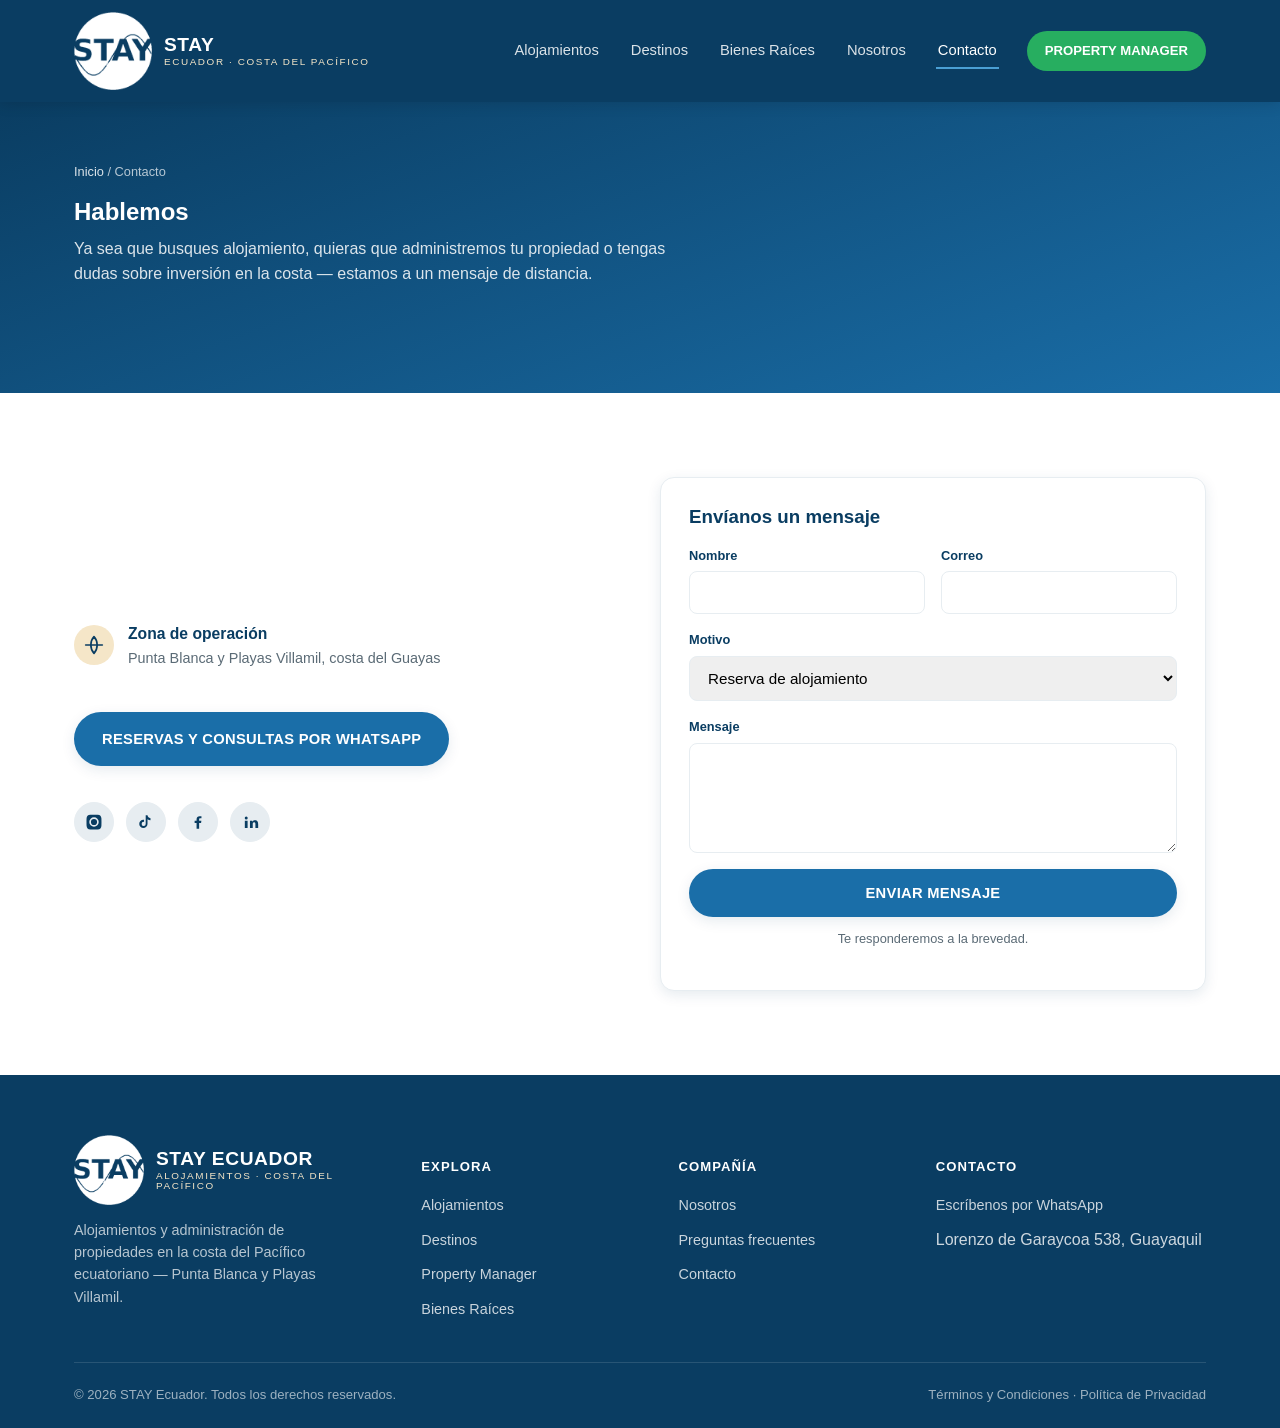
<file: contacto.html>
<!DOCTYPE html>
<html lang="es">
<head>
<meta charset="UTF-8">
<meta name="viewport" content="width=device-width, initial-scale=1.0">
<title>Contacto — STAY Ecuador</title>
<meta name="description" content="Escríbenos por WhatsApp. STAY Ecuador — Punta Blanca y Playas Villamil.">
<link rel="icon" href="img/logo-transparent.png">
<link rel="stylesheet" href="css/style.css">
</head>
<body>

<header class="site-header">
  <div class="header-inner">
    <a href="index.html" class="brand">
      <img src="img/logo-white.png" alt="STAY Ecuador">
      <span class="brand-word"><strong>STAY</strong><span>Ecuador · Costa del Pacífico</span></span>
    </a>
    <nav class="main-nav" id="mainNav">
      <a href="alojamientos.html">Alojamientos</a>
      <a href="destinos.html">Destinos</a>
      <a href="bienes-raices.html">Bienes Raíces</a>
      <a href="nosotros.html">Nosotros</a>
      <a href="contacto.html">Contacto</a>
      <a href="property-manager.html" class="nav-cta">Property Manager</a>
    </nav>
    <button class="nav-toggle" id="navToggle" aria-label="Abrir menú"><span></span><span></span><span></span></button>
  </div>
</header>

<section class="page-hero">
  <div class="container">
    <div class="breadcrumb"><a href="index.html">Inicio</a> / Contacto</div>
    <h1>Hablemos</h1>
    <p>Ya sea que busques alojamiento, quieras que administremos tu propiedad o tengas dudas sobre inversión en la costa — estamos a un mensaje de distancia.</p>
  </div>
</section>

<section class="section">
  <div class="container grid-2">
    <div>
      <div class="info-row">
        <div class="info-icon"><svg viewBox="0 0 24 24" fill="none" stroke-width="2" stroke-linecap="round" stroke-linejoin="round"><path d="M2 12h20M12 2a15 15 0 010 20 15 15 0 010-20z"/></svg></div>
        <div><h4>Zona de operación</h4><p>Punta Blanca y Playas Villamil, costa del Guayas</p></div>
      </div>
      <a href="https://wa.me/593997971704" target="_blank" rel="noopener" class="btn btn-primary" style="margin:22px 0 26px;">Reservas y consultas por WhatsApp</a>
      <div class="social-row" style="margin-top:10px;">
        <a href="https://instagram.com/stay_ecuador593" target="_blank" rel="noopener" aria-label="Instagram" style="background:var(--gray-light); border-color:var(--gray-light);"><svg viewBox="0 0 24 24" style="fill:var(--navy);"><path d="M12 2.2c3.2 0 3.6 0 4.9.07 3.3.15 4.8 1.7 5 5 .06 1.3.07 1.6.07 4.8s0 3.5-.07 4.8c-.15 3.3-1.7 4.8-5 5-1.3.06-1.6.07-4.9.07s-3.6 0-4.9-.07c-3.3-.15-4.8-1.7-5-5C2 15.5 2 15.2 2 12s0-3.5.07-4.8c.15-3.3 1.7-4.8 5-5C8.4 2.2 8.7 2.2 12 2.2zm0 3.5a6.3 6.3 0 100 12.6 6.3 6.3 0 000-12.6zm0 10.4a4.1 4.1 0 110-8.2 4.1 4.1 0 010 8.2zm6.5-10.6a1.5 1.5 0 11-3 0 1.5 1.5 0 013 0z"/></svg></a>
        <a href="https://www.tiktok.com/@stayecuador" target="_blank" rel="noopener" aria-label="TikTok" style="background:var(--gray-light); border-color:var(--gray-light);"><svg viewBox="0 0 24 24" style="fill:var(--navy);"><path d="M14 3c.3 2 1.7 3.6 4 3.9v2.7c-1.4 0-2.8-.4-4-1.2v6.1a5.5 5.5 0 11-5.5-5.5c.3 0 .6 0 .9.06v2.8a2.7 2.7 0 102.2 2.65V3h2.4z"/></svg></a>
        <a href="https://www.facebook.com/profile.php?id=61590856809632" target="_blank" rel="noopener" aria-label="Facebook" style="background:var(--gray-light); border-color:var(--gray-light);"><svg viewBox="0 0 24 24" style="fill:var(--navy);"><path d="M13.5 21v-7.6h2.6l.4-3h-3v-1.9c0-.9.25-1.5 1.55-1.5H16.6V4.3C16.3 4.26 15.3 4.17 14.15 4.17c-2.4 0-4.05 1.47-4.05 4.16V10.4H7.5v3h2.6V21h3.4z"/></svg></a>
        <a href="https://www.linkedin.com/company/stayecuador" target="_blank" rel="noopener" aria-label="LinkedIn" style="background:var(--gray-light); border-color:var(--gray-light);"><svg viewBox="0 0 24 24" style="fill:var(--navy);"><path d="M6.94 8.5a2 2 0 100-4 2 2 0 000 4zM5.1 10.2h3.7V20H5.1V10.2zm6.4 0h3.5v1.4h.05c.5-.9 1.7-1.85 3.45-1.85 3.7 0 4.4 2.4 4.4 5.6V20h-3.7v-4.9c0-1.17-.02-2.68-1.64-2.68-1.64 0-1.9 1.28-1.9 2.6V20h-3.7V10.2z"/></svg></a>
      </div>
    </div>

    <form class="card" name="contacto" method="POST" data-netlify="true"><input type="hidden" name="form-name" value="contacto">
      <h3 style="margin-bottom:18px;">Envíanos un mensaje</h3>
      <div class="form-grid">
        <div class="form-field"><label for="c-nombre">Nombre</label><input id="c-nombre" type="text" name="nombre" required></div>
        <div class="form-field"><label for="c-correo">Correo</label><input id="c-correo" type="email" name="correo" required></div>
      </div>
      <div class="form-field"><label for="c-motivo">Motivo</label>
        <select id="c-motivo" name="motivo">
          <option>Reserva de alojamiento</option>
          <option>Property Manager (soy propietario)</option>
          <option>Bienes raíces / inversión</option>
          <option>Otro</option>
        </select>
      </div>
      <div class="form-field"><label for="c-mensaje">Mensaje</label><textarea id="c-mensaje" name="mensaje"></textarea></div>
      <button type="submit" class="btn btn-primary btn-block">Enviar mensaje</button>
      <p class="form-note" style="text-align:center; margin-top:12px;">Te responderemos a la brevedad.</p>
    </form>
  </div>
</section>

<footer class="site-footer">
  <div class="container">
    <div class="footer-grid">
      <div class="footer-col">
        <div class="footer-brand">
          <img src="img/logo-white.png" alt="STAY Ecuador">
          <div class="brand-word"><strong style="color:#fff">STAY ECUADOR</strong><span>Alojamientos · Costa del Pacífico</span></div>
        </div>
        <p style="color:rgba(255,255,255,.7); font-size:.9rem; max-width:280px;">Alojamientos y administración de propiedades en la costa del Pacífico ecuatoriano — Punta Blanca y Playas Villamil.</p>
      </div>
      <div class="footer-col">
        <h5>Explora</h5>
        <ul>
          <li><a href="alojamientos.html">Alojamientos</a></li>
          <li><a href="destinos.html">Destinos</a></li>
          <li><a href="property-manager.html">Property Manager</a></li>
          <li><a href="bienes-raices.html">Bienes Raíces</a></li>
        </ul>
      </div>
      <div class="footer-col">
        <h5>Compañía</h5>
        <ul>
          <li><a href="nosotros.html">Nosotros</a></li>
          <li><a href="faq.html">Preguntas frecuentes</a></li>
          <li><a href="contacto.html">Contacto</a></li>
        </ul>
      </div>
      <div class="footer-col">
        <h5>Contacto</h5>
        <ul>
          <li><a href="https://wa.me/593997971704" target="_blank" rel="noopener">Escríbenos por WhatsApp</a></li>
          <li>Lorenzo de Garaycoa 538, Guayaquil</li>
        </ul>
      </div>
    </div>
    <div class="footer-bottom">
      <span>© 2026 STAY Ecuador. Todos los derechos reservados.</span>
      <span><a href="terminos.html">Términos y Condiciones</a> · <a href="privacidad.html">Política de Privacidad</a></span>
    </div>
  </div>
</footer>

<script src="js/main.js"></script>
</body>
</html>
</file>
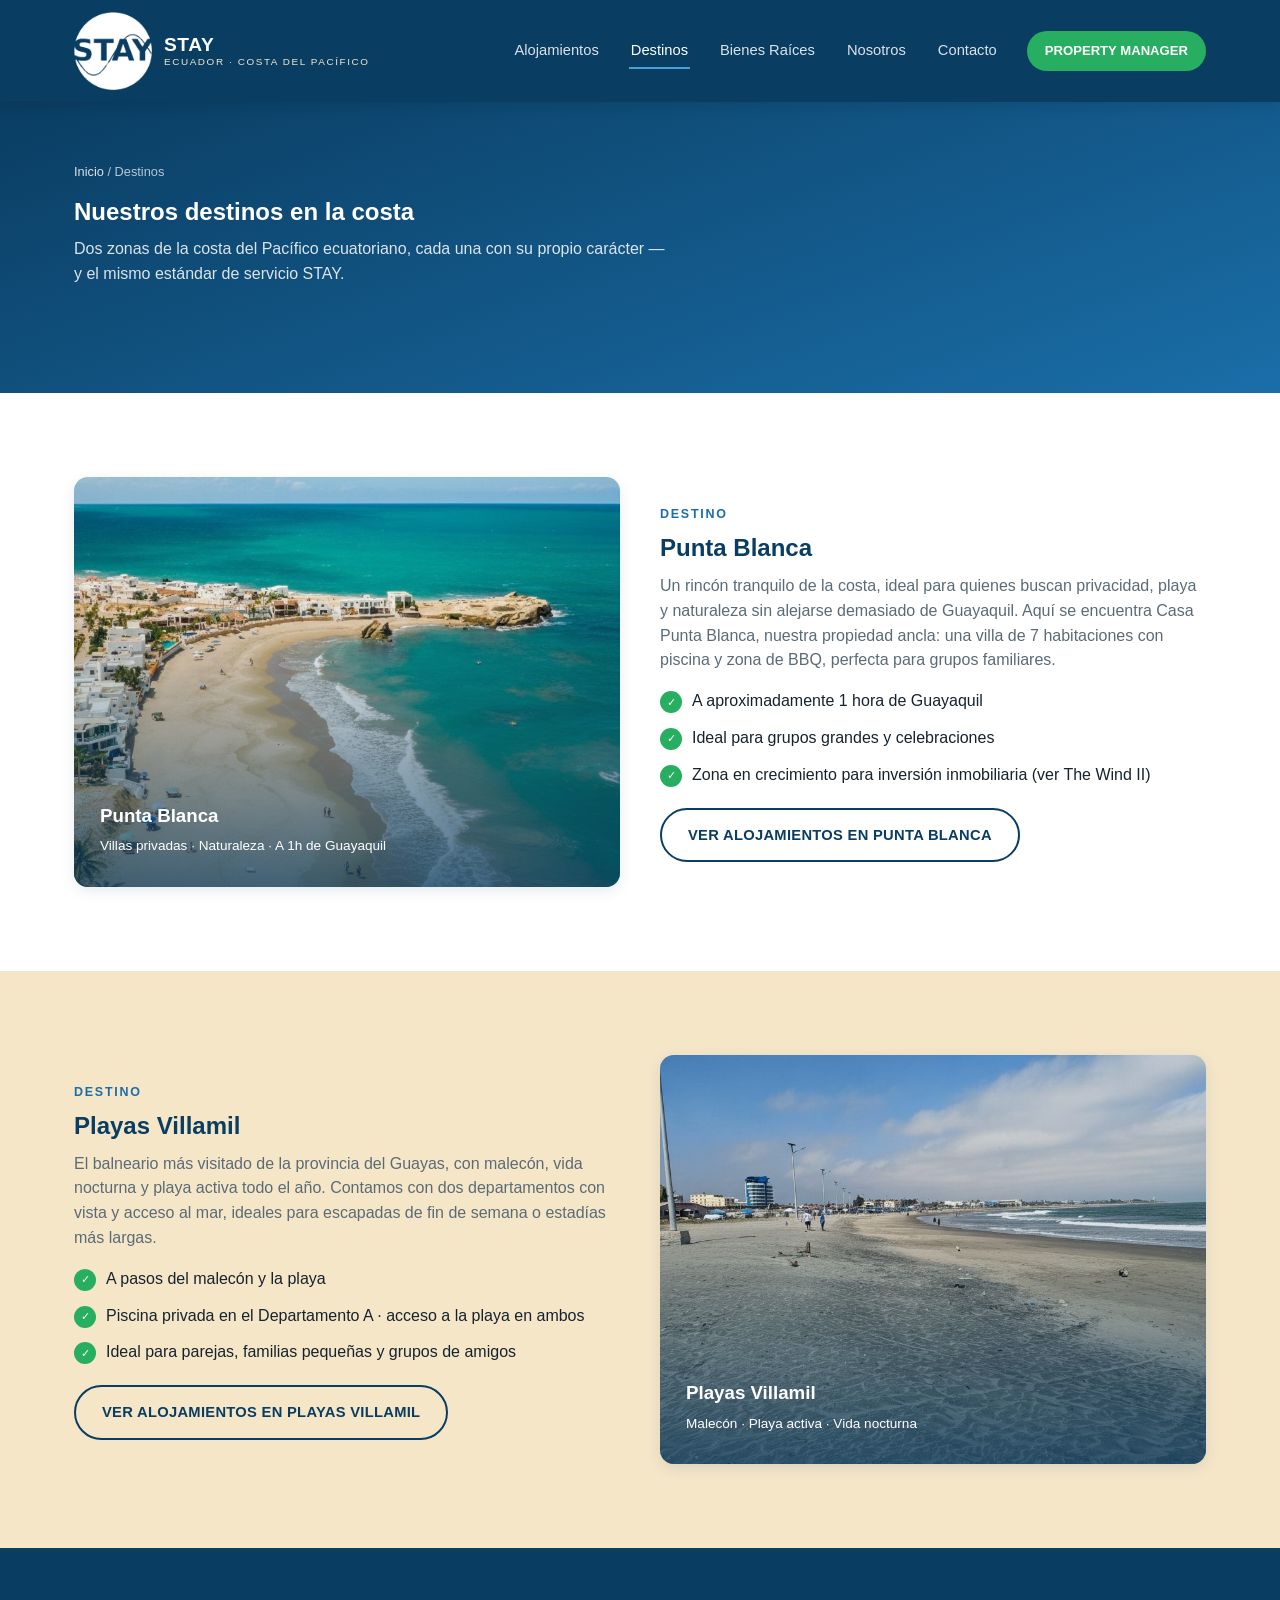
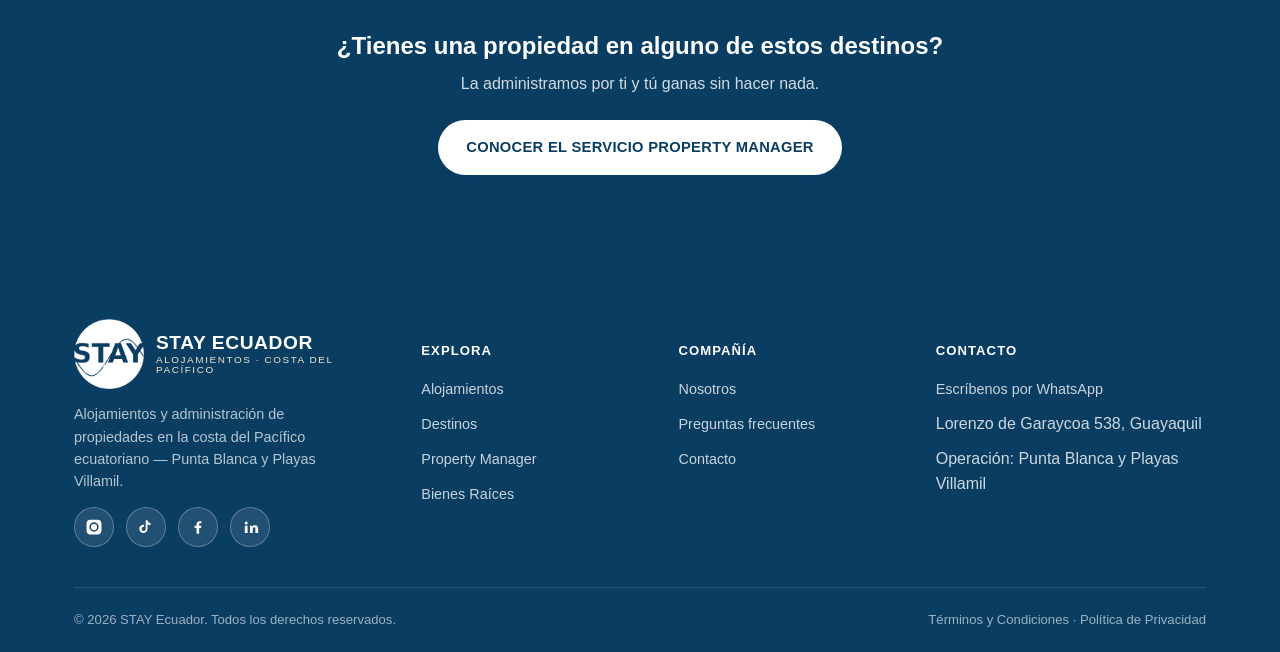
<file: destinos.html>
<!DOCTYPE html>
<html lang="es">
<head>
<meta charset="UTF-8">
<meta name="viewport" content="width=device-width, initial-scale=1.0">
<title>Destinos — STAY Ecuador</title>
<meta name="description" content="Descubre Punta Blanca y Playas Villamil, los dos destinos donde STAY Ecuador administra alojamientos frente al mar.">
<link rel="icon" href="img/logo-transparent.png">
<link rel="stylesheet" href="css/style.css">
</head>
<body>

<header class="site-header">
  <div class="header-inner">
    <a href="index.html" class="brand">
      <img src="img/logo-white.png" alt="STAY Ecuador">
      <span class="brand-word"><strong>STAY</strong><span>Ecuador · Costa del Pacífico</span></span>
    </a>
    <nav class="main-nav" id="mainNav">
      <a href="alojamientos.html">Alojamientos</a>
      <a href="destinos.html">Destinos</a>
      <a href="bienes-raices.html">Bienes Raíces</a>
      <a href="nosotros.html">Nosotros</a>
      <a href="contacto.html">Contacto</a>
      <a href="property-manager.html" class="nav-cta">Property Manager</a>
    </nav>
    <button class="nav-toggle" id="navToggle" aria-label="Abrir menú"><span></span><span></span><span></span></button>
  </div>
</header>

<section class="page-hero">
  <div class="container">
    <div class="breadcrumb"><a href="index.html">Inicio</a> / Destinos</div>
    <h1>Nuestros destinos en la costa</h1>
    <p>Dos zonas de la costa del Pacífico ecuatoriano, cada una con su propio carácter — y el mismo estándar de servicio STAY.</p>
  </div>
</section>

<section class="section" id="punta-blanca">
  <div class="container grid-2">
    <div class="destination-card" style="aspect-ratio:4/3; background-image:url('img/destinos/punta-blanca.jpg');">
      <div><h3>Punta Blanca</h3><p>Villas privadas · Naturaleza · A 1h de Guayaquil</p></div>
    </div>
    <div>
      <span class="eyebrow">Destino</span>
      <h2>Punta Blanca</h2>
      <p>Un rincón tranquilo de la costa, ideal para quienes buscan privacidad, playa y naturaleza sin alejarse demasiado de Guayaquil. Aquí se encuentra Casa Punta Blanca, nuestra propiedad ancla: una villa de 7 habitaciones con piscina y zona de BBQ, perfecta para grupos familiares.</p>
      <ul class="checklist">
        <li>A aproximadamente 1 hora de Guayaquil</li>
        <li>Ideal para grupos grandes y celebraciones</li>
        <li>Zona en crecimiento para inversión inmobiliaria (ver The Wind II)</li>
      </ul>
      <a href="alojamientos.html" class="btn btn-outline-navy" style="margin-top:20px;">Ver alojamientos en Punta Blanca</a>
    </div>
  </div>
</section>

<section class="section section--sand" id="playas-villamil">
  <div class="container grid-2">
    <div>
      <span class="eyebrow">Destino</span>
      <h2>Playas Villamil</h2>
      <p>El balneario más visitado de la provincia del Guayas, con malecón, vida nocturna y playa activa todo el año. Contamos con dos departamentos con vista y acceso al mar, ideales para escapadas de fin de semana o estadías más largas.</p>
      <ul class="checklist">
        <li>A pasos del malecón y la playa</li>
        <li>Piscina privada en el Departamento A · acceso a la playa en ambos</li>
        <li>Ideal para parejas, familias pequeñas y grupos de amigos</li>
      </ul>
      <a href="alojamientos.html" class="btn btn-outline-navy" style="margin-top:20px;">Ver alojamientos en Playas Villamil</a>
    </div>
    <div class="destination-card" style="aspect-ratio:4/3; background-image:url('img/destinos/playas-villamil.jpg');">
      <div><h3>Playas Villamil</h3><p>Malecón · Playa activa · Vida nocturna</p></div>
    </div>
  </div>
</section>

<section class="section section--navy">
  <div class="container" style="text-align:center;">
    <h2>¿Tienes una propiedad en alguno de estos destinos?</h2>
    <p style="max-width:520px; margin:0 auto 24px;">La administramos por ti y tú ganas sin hacer nada.</p>
    <a href="property-manager.html" class="btn btn-light">Conocer el servicio Property Manager</a>
  </div>
</section>

<footer class="site-footer">
  <div class="container">
    <div class="footer-grid">
      <div class="footer-col">
        <div class="footer-brand">
          <img src="img/logo-white.png" alt="STAY Ecuador">
          <div class="brand-word"><strong style="color:#fff">STAY ECUADOR</strong><span>Alojamientos · Costa del Pacífico</span></div>
        </div>
        <p style="color:rgba(255,255,255,.7); font-size:.9rem; max-width:280px;">Alojamientos y administración de propiedades en la costa del Pacífico ecuatoriano — Punta Blanca y Playas Villamil.</p>
        <div class="social-row">
          <a href="https://instagram.com/stay_ecuador593" target="_blank" rel="noopener" aria-label="Instagram"><svg viewBox="0 0 24 24"><path d="M12 2.2c3.2 0 3.6 0 4.9.07 3.3.15 4.8 1.7 5 5 .06 1.3.07 1.6.07 4.8s0 3.5-.07 4.8c-.15 3.3-1.7 4.8-5 5-1.3.06-1.6.07-4.9.07s-3.6 0-4.9-.07c-3.3-.15-4.8-1.7-5-5C2 15.5 2 15.2 2 12s0-3.5.07-4.8c.15-3.3 1.7-4.8 5-5C8.4 2.2 8.7 2.2 12 2.2zm0 3.5a6.3 6.3 0 100 12.6 6.3 6.3 0 000-12.6zm0 10.4a4.1 4.1 0 110-8.2 4.1 4.1 0 010 8.2zm6.5-10.6a1.5 1.5 0 11-3 0 1.5 1.5 0 013 0z"/></svg></a>
          <a href="https://www.tiktok.com/@stayecuador" target="_blank" rel="noopener" aria-label="TikTok"><svg viewBox="0 0 24 24"><path d="M14 3c.3 2 1.7 3.6 4 3.9v2.7c-1.4 0-2.8-.4-4-1.2v6.1a5.5 5.5 0 11-5.5-5.5c.3 0 .6 0 .9.06v2.8a2.7 2.7 0 102.2 2.65V3h2.4z"/></svg></a>
          <a href="https://www.facebook.com/profile.php?id=61590856809632" target="_blank" rel="noopener" aria-label="Facebook"><svg viewBox="0 0 24 24"><path d="M13.5 21v-7.6h2.6l.4-3h-3v-1.9c0-.9.25-1.5 1.55-1.5H16.6V4.3C16.3 4.26 15.3 4.17 14.15 4.17c-2.4 0-4.05 1.47-4.05 4.16V10.4H7.5v3h2.6V21h3.4z"/></svg></a>
          <a href="https://www.linkedin.com/company/stayecuador" target="_blank" rel="noopener" aria-label="LinkedIn"><svg viewBox="0 0 24 24"><path d="M6.94 8.5a2 2 0 100-4 2 2 0 000 4zM5.1 10.2h3.7V20H5.1V10.2zm6.4 0h3.5v1.4h.05c.5-.9 1.7-1.85 3.45-1.85 3.7 0 4.4 2.4 4.4 5.6V20h-3.7v-4.9c0-1.17-.02-2.68-1.64-2.68-1.64 0-1.9 1.28-1.9 2.6V20h-3.7V10.2z"/></svg></a>
        </div>
      </div>
      <div class="footer-col">
        <h5>Explora</h5>
        <ul>
          <li><a href="alojamientos.html">Alojamientos</a></li>
          <li><a href="destinos.html">Destinos</a></li>
          <li><a href="property-manager.html">Property Manager</a></li>
          <li><a href="bienes-raices.html">Bienes Raíces</a></li>
        </ul>
      </div>
      <div class="footer-col">
        <h5>Compañía</h5>
        <ul>
          <li><a href="nosotros.html">Nosotros</a></li>
          <li><a href="faq.html">Preguntas frecuentes</a></li>
          <li><a href="contacto.html">Contacto</a></li>
        </ul>
      </div>
      <div class="footer-col">
        <h5>Contacto</h5>
        <ul>
          <li><a href="https://wa.me/593997971704" target="_blank" rel="noopener">Escríbenos por WhatsApp</a></li>
          <li>Lorenzo de Garaycoa 538, Guayaquil</li>
          <li>Operación: Punta Blanca y Playas Villamil</li>
        </ul>
      </div>
    </div>
    <div class="footer-bottom">
      <span>© 2026 STAY Ecuador. Todos los derechos reservados.</span>
      <span><a href="terminos.html">Términos y Condiciones</a> · <a href="privacidad.html">Política de Privacidad</a></span>
    </div>
  </div>
</footer>

<script src="js/main.js"></script>
</body>
</html>
</file>
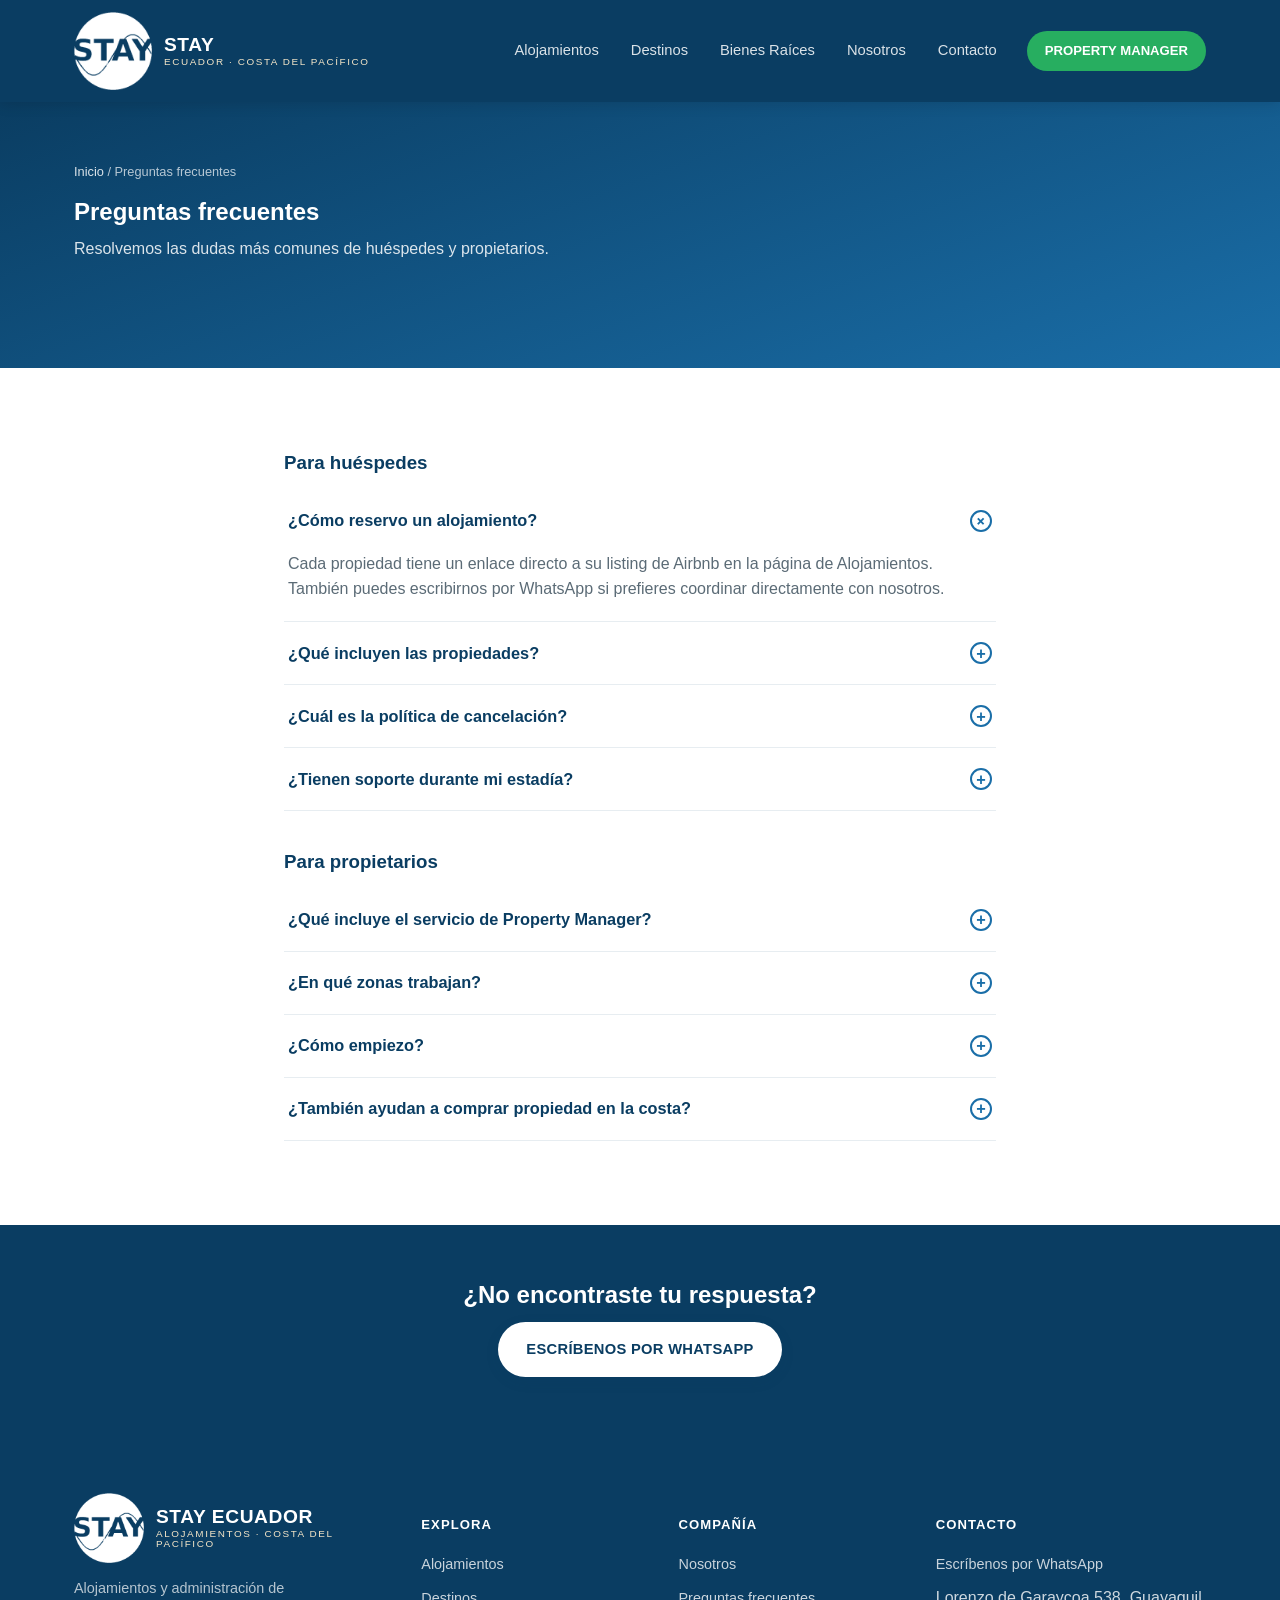
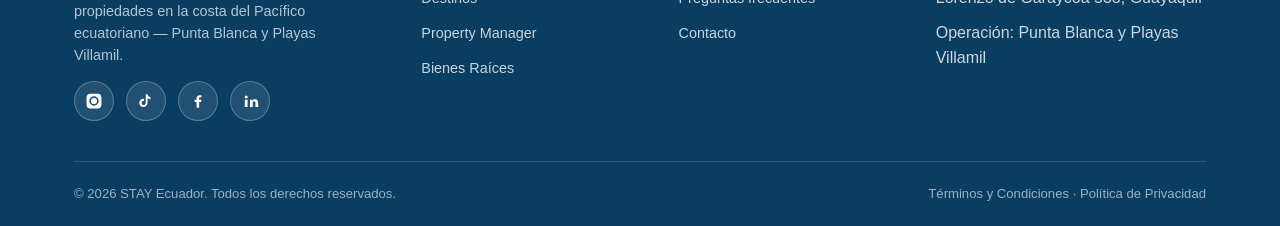
<file: faq.html>
<!DOCTYPE html>
<html lang="es">
<head>
<meta charset="UTF-8">
<meta name="viewport" content="width=device-width, initial-scale=1.0">
<title>Preguntas Frecuentes — STAY Ecuador</title>
<meta name="description" content="Respuestas a las preguntas más comunes de huéspedes y propietarios sobre STAY Ecuador.">
<link rel="icon" href="img/logo-transparent.png">
<link rel="stylesheet" href="css/style.css">
</head>
<body>

<header class="site-header">
  <div class="header-inner">
    <a href="index.html" class="brand">
      <img src="img/logo-white.png" alt="STAY Ecuador">
      <span class="brand-word"><strong>STAY</strong><span>Ecuador · Costa del Pacífico</span></span>
    </a>
    <nav class="main-nav" id="mainNav">
      <a href="alojamientos.html">Alojamientos</a>
      <a href="destinos.html">Destinos</a>
      <a href="bienes-raices.html">Bienes Raíces</a>
      <a href="nosotros.html">Nosotros</a>
      <a href="contacto.html">Contacto</a>
      <a href="property-manager.html" class="nav-cta">Property Manager</a>
    </nav>
    <button class="nav-toggle" id="navToggle" aria-label="Abrir menú"><span></span><span></span><span></span></button>
  </div>
</header>

<section class="page-hero">
  <div class="container">
    <div class="breadcrumb"><a href="index.html">Inicio</a> / Preguntas frecuentes</div>
    <h1>Preguntas frecuentes</h1>
    <p>Resolvemos las dudas más comunes de huéspedes y propietarios.</p>
  </div>
</section>

<section class="section">
  <div class="container" style="max-width:760px;">

    <h3 style="margin-bottom:16px;">Para huéspedes</h3>

    <div class="faq-item open">
      <button class="faq-q"><span>¿Cómo reservo un alojamiento?</span><span class="icon">+</span></button>
      <div class="faq-a"><div class="faq-a-inner">Cada propiedad tiene un enlace directo a su listing de Airbnb en la página de <a href="alojamientos.html">Alojamientos</a>. También puedes escribirnos por WhatsApp si prefieres coordinar directamente con nosotros.</div></div>
    </div>

    <div class="faq-item">
      <button class="faq-q"><span>¿Qué incluyen las propiedades?</span><span class="icon">+</span></button>
      <div class="faq-a"><div class="faq-a-inner">Varía según la propiedad — algunas incluyen piscina privada o del complejo. Cada listing en Airbnb detalla las amenidades específicas, número de habitaciones y capacidad.</div></div>
    </div>

    <div class="faq-item">
      <button class="faq-q"><span>¿Cuál es la política de cancelación?</span><span class="icon">+</span></button>
      <div class="faq-a"><div class="faq-a-inner">La política de cancelación de cada propiedad está publicada en su listing de Airbnb y puede variar según temporada. Consúltala antes de reservar o escríbenos si tienes dudas.</div></div>
    </div>

    <div class="faq-item">
      <button class="faq-q"><span>¿Tienen soporte durante mi estadía?</span><span class="icon">+</span></button>
      <div class="faq-a"><div class="faq-a-inner">Sí. Usamos tecnología para responderte más rápido, pero siempre hay alguien de nuestro equipo detrás por WhatsApp — antes, durante y después de tu estadía.</div></div>
    </div>

    <h3 style="margin:40px 0 16px;">Para propietarios</h3>

    <div class="faq-item">
      <button class="faq-q"><span>¿Qué incluye el servicio de Property Manager?</span><span class="icon">+</span></button>
      <div class="faq-a"><div class="faq-a-inner">Fotografía y publicación, precio dinámico, comunicación 24/7 con huéspedes, limpieza y mantenimiento, filtrado de huéspedes y reportes de ocupación e ingresos. Más detalle en <a href="property-manager.html">Property Manager</a>.</div></div>
    </div>

    <div class="faq-item">
      <button class="faq-q"><span>¿En qué zonas trabajan?</span><span class="icon">+</span></button>
      <div class="faq-a"><div class="faq-a-inner">Actualmente operamos en Punta Blanca y Playas Villamil. Si tu propiedad está en otra zona de la costa, escríbenos y evaluamos caso por caso.</div></div>
    </div>

    <div class="faq-item">
      <button class="faq-q"><span>¿Cómo empiezo?</span><span class="icon">+</span></button>
      <div class="faq-a"><div class="faq-a-inner">Completa el formulario en la página de Property Manager o escríbenos por WhatsApp. Te contactamos en menos de 48 horas con una evaluación gratuita de tu propiedad.</div></div>
    </div>

    <div class="faq-item">
      <button class="faq-q"><span>¿También ayudan a comprar propiedad en la costa?</span><span class="icon">+</span></button>
      <div class="faq-a"><div class="faq-a-inner">Sí, a través de nuestro agente de eXp Realty. Visita <a href="bienes-raices.html">Bienes Raíces</a> para ver oportunidades actuales de inversión.</div></div>
    </div>

  </div>
</section>

<section class="section section--navy section--tight">
  <div class="container" style="text-align:center;">
    <h2 style="margin-bottom:14px;">¿No encontraste tu respuesta?</h2>
    <a href="https://wa.me/593997971704" target="_blank" rel="noopener" class="btn btn-light">Escríbenos por WhatsApp</a>
  </div>
</section>

<footer class="site-footer">
  <div class="container">
    <div class="footer-grid">
      <div class="footer-col">
        <div class="footer-brand">
          <img src="img/logo-white.png" alt="STAY Ecuador">
          <div class="brand-word"><strong style="color:#fff">STAY ECUADOR</strong><span>Alojamientos · Costa del Pacífico</span></div>
        </div>
        <p style="color:rgba(255,255,255,.7); font-size:.9rem; max-width:280px;">Alojamientos y administración de propiedades en la costa del Pacífico ecuatoriano — Punta Blanca y Playas Villamil.</p>
        <div class="social-row">
          <a href="https://instagram.com/stay_ecuador593" target="_blank" rel="noopener" aria-label="Instagram"><svg viewBox="0 0 24 24"><path d="M12 2.2c3.2 0 3.6 0 4.9.07 3.3.15 4.8 1.7 5 5 .06 1.3.07 1.6.07 4.8s0 3.5-.07 4.8c-.15 3.3-1.7 4.8-5 5-1.3.06-1.6.07-4.9.07s-3.6 0-4.9-.07c-3.3-.15-4.8-1.7-5-5C2 15.5 2 15.2 2 12s0-3.5.07-4.8c.15-3.3 1.7-4.8 5-5C8.4 2.2 8.7 2.2 12 2.2zm0 3.5a6.3 6.3 0 100 12.6 6.3 6.3 0 000-12.6zm0 10.4a4.1 4.1 0 110-8.2 4.1 4.1 0 010 8.2zm6.5-10.6a1.5 1.5 0 11-3 0 1.5 1.5 0 013 0z"/></svg></a>
          <a href="https://www.tiktok.com/@stayecuador" target="_blank" rel="noopener" aria-label="TikTok"><svg viewBox="0 0 24 24"><path d="M14 3c.3 2 1.7 3.6 4 3.9v2.7c-1.4 0-2.8-.4-4-1.2v6.1a5.5 5.5 0 11-5.5-5.5c.3 0 .6 0 .9.06v2.8a2.7 2.7 0 102.2 2.65V3h2.4z"/></svg></a>
          <a href="https://www.facebook.com/profile.php?id=61590856809632" target="_blank" rel="noopener" aria-label="Facebook"><svg viewBox="0 0 24 24"><path d="M13.5 21v-7.6h2.6l.4-3h-3v-1.9c0-.9.25-1.5 1.55-1.5H16.6V4.3C16.3 4.26 15.3 4.17 14.15 4.17c-2.4 0-4.05 1.47-4.05 4.16V10.4H7.5v3h2.6V21h3.4z"/></svg></a>
          <a href="https://www.linkedin.com/company/stayecuador" target="_blank" rel="noopener" aria-label="LinkedIn"><svg viewBox="0 0 24 24"><path d="M6.94 8.5a2 2 0 100-4 2 2 0 000 4zM5.1 10.2h3.7V20H5.1V10.2zm6.4 0h3.5v1.4h.05c.5-.9 1.7-1.85 3.45-1.85 3.7 0 4.4 2.4 4.4 5.6V20h-3.7v-4.9c0-1.17-.02-2.68-1.64-2.68-1.64 0-1.9 1.28-1.9 2.6V20h-3.7V10.2z"/></svg></a>
        </div>
      </div>
      <div class="footer-col">
        <h5>Explora</h5>
        <ul>
          <li><a href="alojamientos.html">Alojamientos</a></li>
          <li><a href="destinos.html">Destinos</a></li>
          <li><a href="property-manager.html">Property Manager</a></li>
          <li><a href="bienes-raices.html">Bienes Raíces</a></li>
        </ul>
      </div>
      <div class="footer-col">
        <h5>Compañía</h5>
        <ul>
          <li><a href="nosotros.html">Nosotros</a></li>
          <li><a href="faq.html">Preguntas frecuentes</a></li>
          <li><a href="contacto.html">Contacto</a></li>
        </ul>
      </div>
      <div class="footer-col">
        <h5>Contacto</h5>
        <ul>
          <li><a href="https://wa.me/593997971704" target="_blank" rel="noopener">Escríbenos por WhatsApp</a></li>
          <li>Lorenzo de Garaycoa 538, Guayaquil</li>
          <li>Operación: Punta Blanca y Playas Villamil</li>
        </ul>
      </div>
    </div>
    <div class="footer-bottom">
      <span>© 2026 STAY Ecuador. Todos los derechos reservados.</span>
      <span><a href="terminos.html">Términos y Condiciones</a> · <a href="privacidad.html">Política de Privacidad</a></span>
    </div>
  </div>
</footer>

<script src="js/main.js"></script>
</body>
</html>
</file>
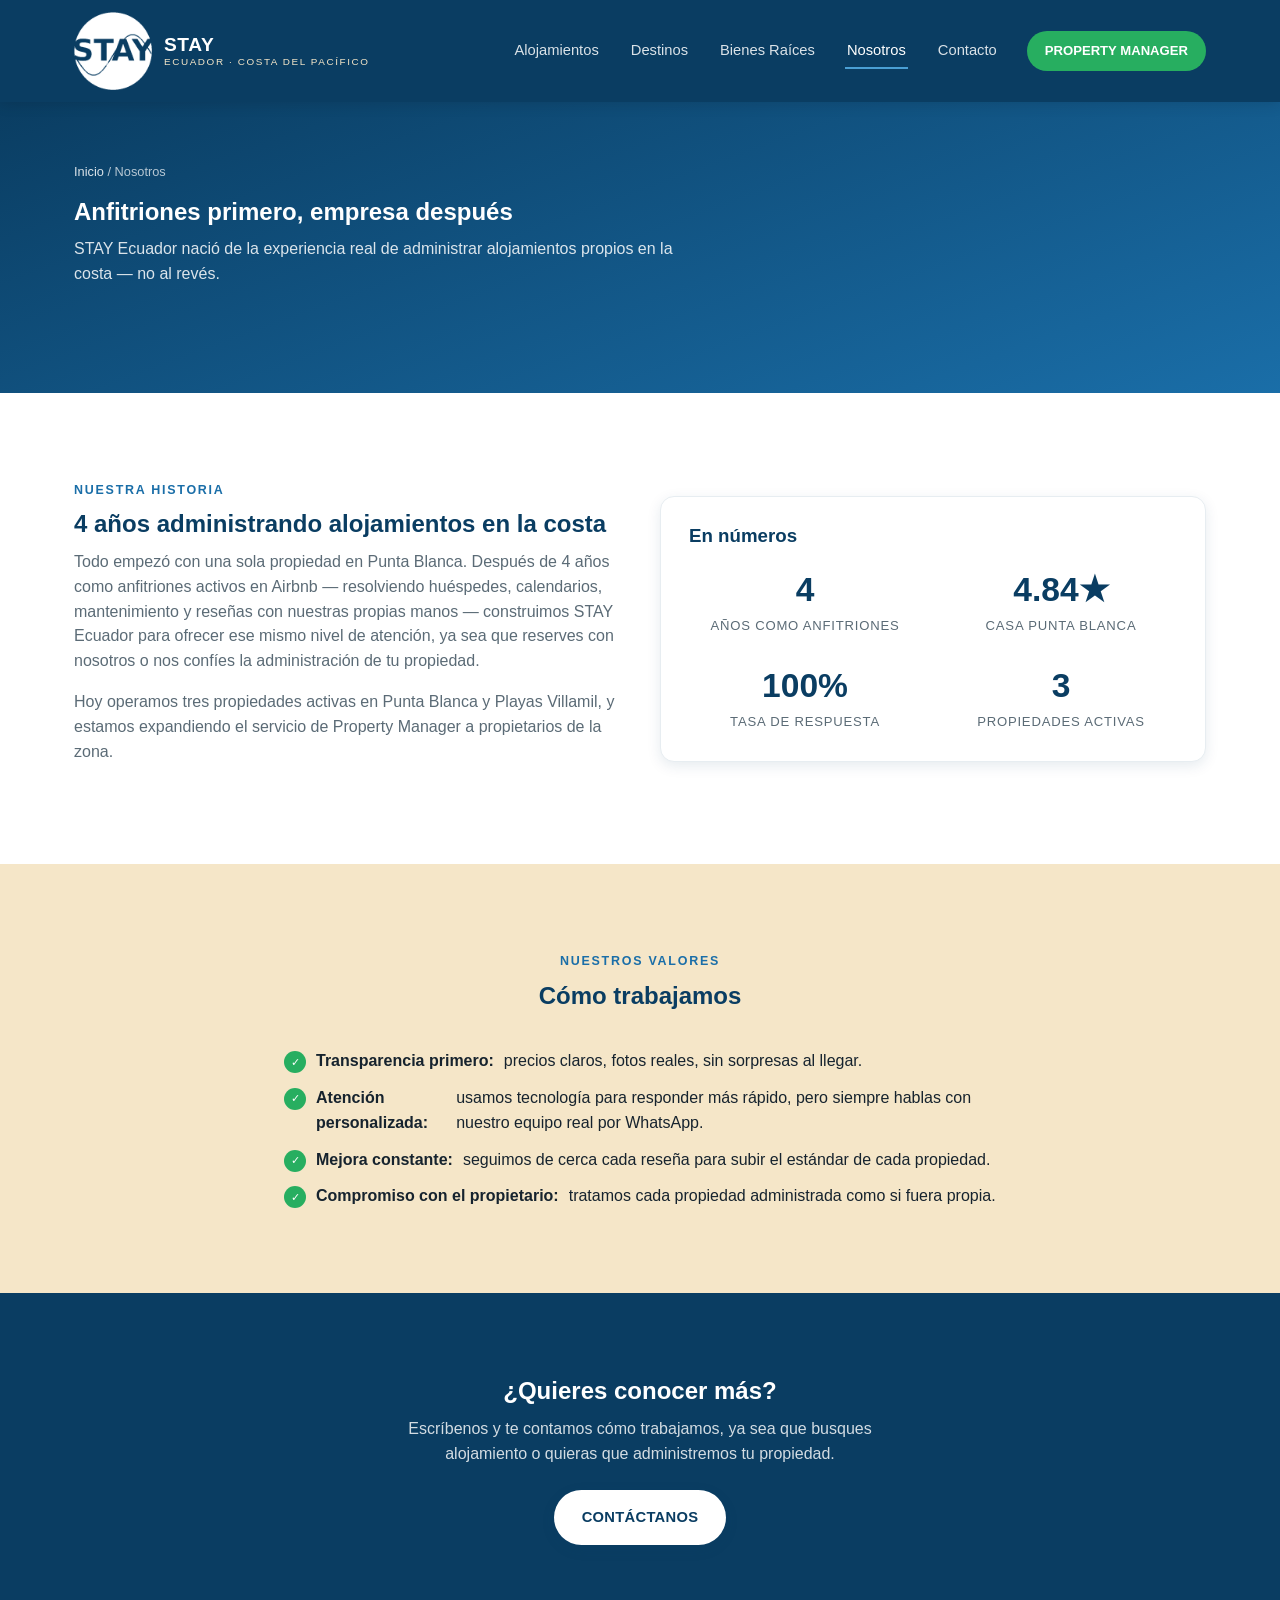
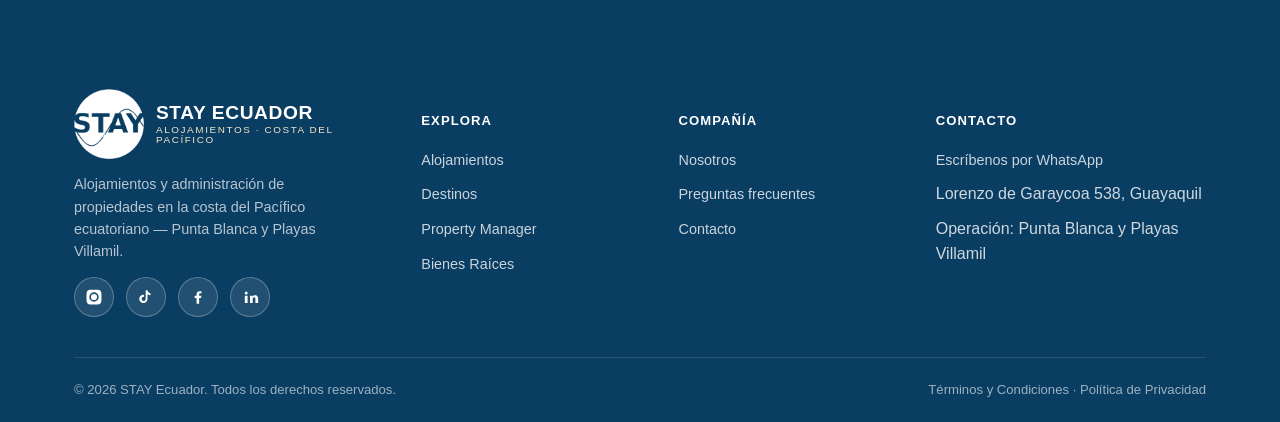
<file: nosotros.html>
<!DOCTYPE html>
<html lang="es">
<head>
<meta charset="UTF-8">
<meta name="viewport" content="width=device-width, initial-scale=1.0">
<title>Nosotros — STAY Ecuador</title>
<meta name="description" content="Conoce la historia de STAY Ecuador, 4 años de experiencia como anfitriones Superhost en la costa del Pacífico.">
<link rel="icon" href="img/logo-transparent.png">
<link rel="stylesheet" href="css/style.css">
</head>
<body>

<header class="site-header">
  <div class="header-inner">
    <a href="index.html" class="brand">
      <img src="img/logo-white.png" alt="STAY Ecuador">
      <span class="brand-word"><strong>STAY</strong><span>Ecuador · Costa del Pacífico</span></span>
    </a>
    <nav class="main-nav" id="mainNav">
      <a href="alojamientos.html">Alojamientos</a>
      <a href="destinos.html">Destinos</a>
      <a href="bienes-raices.html">Bienes Raíces</a>
      <a href="nosotros.html">Nosotros</a>
      <a href="contacto.html">Contacto</a>
      <a href="property-manager.html" class="nav-cta">Property Manager</a>
    </nav>
    <button class="nav-toggle" id="navToggle" aria-label="Abrir menú"><span></span><span></span><span></span></button>
  </div>
</header>

<section class="page-hero">
  <div class="container">
    <div class="breadcrumb"><a href="index.html">Inicio</a> / Nosotros</div>
    <h1>Anfitriones primero, empresa después</h1>
    <p>STAY Ecuador nació de la experiencia real de administrar alojamientos propios en la costa — no al revés.</p>
  </div>
</section>

<section class="section">
  <div class="container grid-2">
    <div>
      <span class="eyebrow">Nuestra historia</span>
      <h2>4 años administrando alojamientos en la costa</h2>
      <p>Todo empezó con una sola propiedad en Punta Blanca. Después de 4 años como anfitriones activos en Airbnb — resolviendo huéspedes, calendarios, mantenimiento y reseñas con nuestras propias manos — construimos STAY Ecuador para ofrecer ese mismo nivel de atención, ya sea que reserves con nosotros o nos confíes la administración de tu propiedad.</p>
      <p>Hoy operamos tres propiedades activas en Punta Blanca y Playas Villamil, y estamos expandiendo el servicio de Property Manager a propietarios de la zona.</p>
    </div>
    <div class="card">
      <h3 style="margin-bottom:18px;">En números</h3>
      <div class="stat-grid" style="grid-template-columns:1fr 1fr;">
        <div><div class="stat-num" style="color:var(--navy);">4</div><div class="stat-label" style="color:var(--gray);">Años como anfitriones</div></div>
        <div><div class="stat-num" style="color:var(--navy);">4.84★</div><div class="stat-label" style="color:var(--gray);">Casa Punta Blanca</div></div>
        <div><div class="stat-num" style="color:var(--navy);">100%</div><div class="stat-label" style="color:var(--gray);">Tasa de respuesta</div></div>
        <div><div class="stat-num" style="color:var(--navy);">3</div><div class="stat-label" style="color:var(--gray);">Propiedades activas</div></div>
      </div>
    </div>
  </div>
</section>

<section class="section section--sand">
  <div class="container" style="max-width:760px;">
    <div class="section-head section-head--center">
      <span class="eyebrow">Nuestros valores</span>
      <h2>Cómo trabajamos</h2>
    </div>
    <ul class="checklist" style="font-size:1rem;">
      <li><strong>Transparencia primero:</strong> precios claros, fotos reales, sin sorpresas al llegar.</li>
      <li><strong>Atención personalizada:</strong> usamos tecnología para responder más rápido, pero siempre hablas con nuestro equipo real por WhatsApp.</li>
      <li><strong>Mejora constante:</strong> seguimos de cerca cada reseña para subir el estándar de cada propiedad.</li>
      <li><strong>Compromiso con el propietario:</strong> tratamos cada propiedad administrada como si fuera propia.</li>
    </ul>
  </div>
</section>

<section class="section section--navy">
  <div class="container" style="text-align:center;">
    <h2>¿Quieres conocer más?</h2>
    <p style="max-width:520px; margin:0 auto 24px;">Escríbenos y te contamos cómo trabajamos, ya sea que busques alojamiento o quieras que administremos tu propiedad.</p>
    <a href="contacto.html" class="btn btn-light">Contáctanos</a>
  </div>
</section>

<footer class="site-footer">
  <div class="container">
    <div class="footer-grid">
      <div class="footer-col">
        <div class="footer-brand">
          <img src="img/logo-white.png" alt="STAY Ecuador">
          <div class="brand-word"><strong style="color:#fff">STAY ECUADOR</strong><span>Alojamientos · Costa del Pacífico</span></div>
        </div>
        <p style="color:rgba(255,255,255,.7); font-size:.9rem; max-width:280px;">Alojamientos y administración de propiedades en la costa del Pacífico ecuatoriano — Punta Blanca y Playas Villamil.</p>
        <div class="social-row">
          <a href="https://instagram.com/stay_ecuador593" target="_blank" rel="noopener" aria-label="Instagram"><svg viewBox="0 0 24 24"><path d="M12 2.2c3.2 0 3.6 0 4.9.07 3.3.15 4.8 1.7 5 5 .06 1.3.07 1.6.07 4.8s0 3.5-.07 4.8c-.15 3.3-1.7 4.8-5 5-1.3.06-1.6.07-4.9.07s-3.6 0-4.9-.07c-3.3-.15-4.8-1.7-5-5C2 15.5 2 15.2 2 12s0-3.5.07-4.8c.15-3.3 1.7-4.8 5-5C8.4 2.2 8.7 2.2 12 2.2zm0 3.5a6.3 6.3 0 100 12.6 6.3 6.3 0 000-12.6zm0 10.4a4.1 4.1 0 110-8.2 4.1 4.1 0 010 8.2zm6.5-10.6a1.5 1.5 0 11-3 0 1.5 1.5 0 013 0z"/></svg></a>
          <a href="https://www.tiktok.com/@stayecuador" target="_blank" rel="noopener" aria-label="TikTok"><svg viewBox="0 0 24 24"><path d="M14 3c.3 2 1.7 3.6 4 3.9v2.7c-1.4 0-2.8-.4-4-1.2v6.1a5.5 5.5 0 11-5.5-5.5c.3 0 .6 0 .9.06v2.8a2.7 2.7 0 102.2 2.65V3h2.4z"/></svg></a>
          <a href="https://www.facebook.com/profile.php?id=61590856809632" target="_blank" rel="noopener" aria-label="Facebook"><svg viewBox="0 0 24 24"><path d="M13.5 21v-7.6h2.6l.4-3h-3v-1.9c0-.9.25-1.5 1.55-1.5H16.6V4.3C16.3 4.26 15.3 4.17 14.15 4.17c-2.4 0-4.05 1.47-4.05 4.16V10.4H7.5v3h2.6V21h3.4z"/></svg></a>
          <a href="https://www.linkedin.com/company/stayecuador" target="_blank" rel="noopener" aria-label="LinkedIn"><svg viewBox="0 0 24 24"><path d="M6.94 8.5a2 2 0 100-4 2 2 0 000 4zM5.1 10.2h3.7V20H5.1V10.2zm6.4 0h3.5v1.4h.05c.5-.9 1.7-1.85 3.45-1.85 3.7 0 4.4 2.4 4.4 5.6V20h-3.7v-4.9c0-1.17-.02-2.68-1.64-2.68-1.64 0-1.9 1.28-1.9 2.6V20h-3.7V10.2z"/></svg></a>
        </div>
      </div>
      <div class="footer-col">
        <h5>Explora</h5>
        <ul>
          <li><a href="alojamientos.html">Alojamientos</a></li>
          <li><a href="destinos.html">Destinos</a></li>
          <li><a href="property-manager.html">Property Manager</a></li>
          <li><a href="bienes-raices.html">Bienes Raíces</a></li>
        </ul>
      </div>
      <div class="footer-col">
        <h5>Compañía</h5>
        <ul>
          <li><a href="nosotros.html">Nosotros</a></li>
          <li><a href="faq.html">Preguntas frecuentes</a></li>
          <li><a href="contacto.html">Contacto</a></li>
        </ul>
      </div>
      <div class="footer-col">
        <h5>Contacto</h5>
        <ul>
          <li><a href="https://wa.me/593997971704" target="_blank" rel="noopener">Escríbenos por WhatsApp</a></li>
          <li>Lorenzo de Garaycoa 538, Guayaquil</li>
          <li>Operación: Punta Blanca y Playas Villamil</li>
        </ul>
      </div>
    </div>
    <div class="footer-bottom">
      <span>© 2026 STAY Ecuador. Todos los derechos reservados.</span>
      <span><a href="terminos.html">Términos y Condiciones</a> · <a href="privacidad.html">Política de Privacidad</a></span>
    </div>
  </div>
</footer>

<script src="js/main.js"></script>
</body>
</html>
</file>
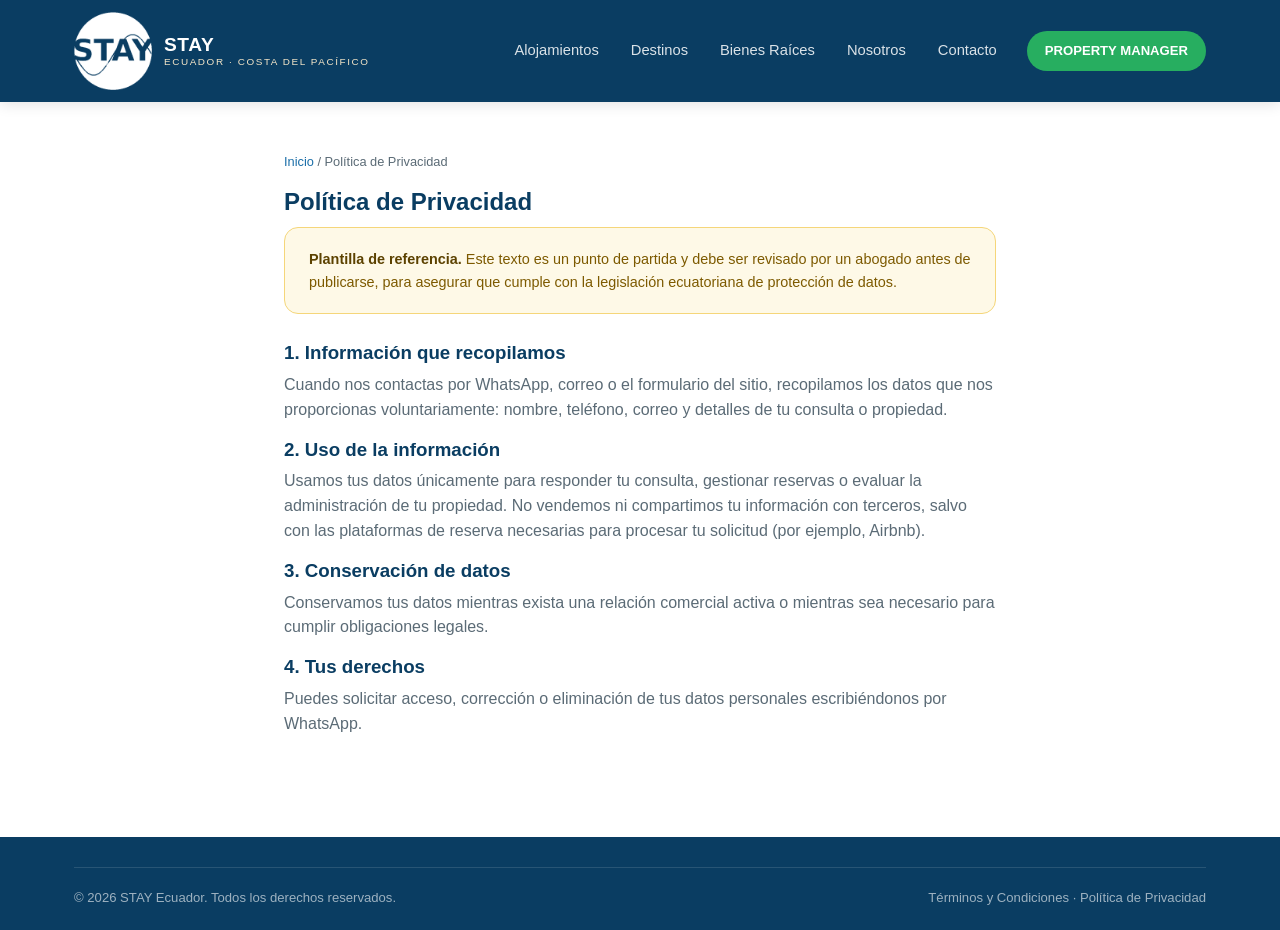
<file: privacidad.html>
<!DOCTYPE html>
<html lang="es">
<head>
<meta charset="UTF-8">
<meta name="viewport" content="width=device-width, initial-scale=1.0">
<title>Política de Privacidad — STAY Ecuador</title>
<link rel="icon" href="img/logo-transparent.png">
<link rel="stylesheet" href="css/style.css">
</head>
<body>
<header class="site-header">
  <div class="header-inner">
    <a href="index.html" class="brand">
      <img src="img/logo-white.png" alt="STAY Ecuador">
      <span class="brand-word"><strong>STAY</strong><span>Ecuador · Costa del Pacífico</span></span>
    </a>
    <nav class="main-nav" id="mainNav">
      <a href="alojamientos.html">Alojamientos</a>
      <a href="destinos.html">Destinos</a>
      <a href="bienes-raices.html">Bienes Raíces</a>
      <a href="nosotros.html">Nosotros</a>
      <a href="contacto.html">Contacto</a>
      <a href="property-manager.html" class="nav-cta">Property Manager</a>
    </nav>
    <button class="nav-toggle" id="navToggle" aria-label="Abrir menú"><span></span><span></span><span></span></button>
  </div>
</header>

<section class="section" style="padding-top:50px;">
  <div class="container" style="max-width:760px;">
    <div class="breadcrumb" style="color:var(--gray);"><a href="index.html" style="color:var(--blue);">Inicio</a> / Política de Privacidad</div>
    <h1>Política de Privacidad</h1>
    <p class="notice-box" style="margin-bottom:28px;"><strong>Plantilla de referencia.</strong> Este texto es un punto de partida y debe ser revisado por un abogado antes de publicarse, para asegurar que cumple con la legislación ecuatoriana de protección de datos.</p>

    <h3>1. Información que recopilamos</h3>
    <p>Cuando nos contactas por WhatsApp, correo o el formulario del sitio, recopilamos los datos que nos proporcionas voluntariamente: nombre, teléfono, correo y detalles de tu consulta o propiedad.</p>

    <h3>2. Uso de la información</h3>
    <p>Usamos tus datos únicamente para responder tu consulta, gestionar reservas o evaluar la administración de tu propiedad. No vendemos ni compartimos tu información con terceros, salvo con las plataformas de reserva necesarias para procesar tu solicitud (por ejemplo, Airbnb).</p>

    <h3>3. Conservación de datos</h3>
    <p>Conservamos tus datos mientras exista una relación comercial activa o mientras sea necesario para cumplir obligaciones legales.</p>

    <h3>4. Tus derechos</h3>
    <p>Puedes solicitar acceso, corrección o eliminación de tus datos personales escribiéndonos por <a href="https://wa.me/593997971704" target="_blank" rel="noopener">WhatsApp</a>.</p>
  </div>
</section>

<footer class="site-footer" style="padding-top:30px;">
  <div class="container">
    <div class="footer-bottom" style="border-top:1px solid rgba(255,255,255,.12); padding-top:20px;">
      <span>© 2026 STAY Ecuador. Todos los derechos reservados.</span>
      <span><a href="terminos.html">Términos y Condiciones</a> · <a href="privacidad.html">Política de Privacidad</a></span>
    </div>
  </div>
</footer>
<script src="js/main.js"></script>
</body>
</html>
</file>
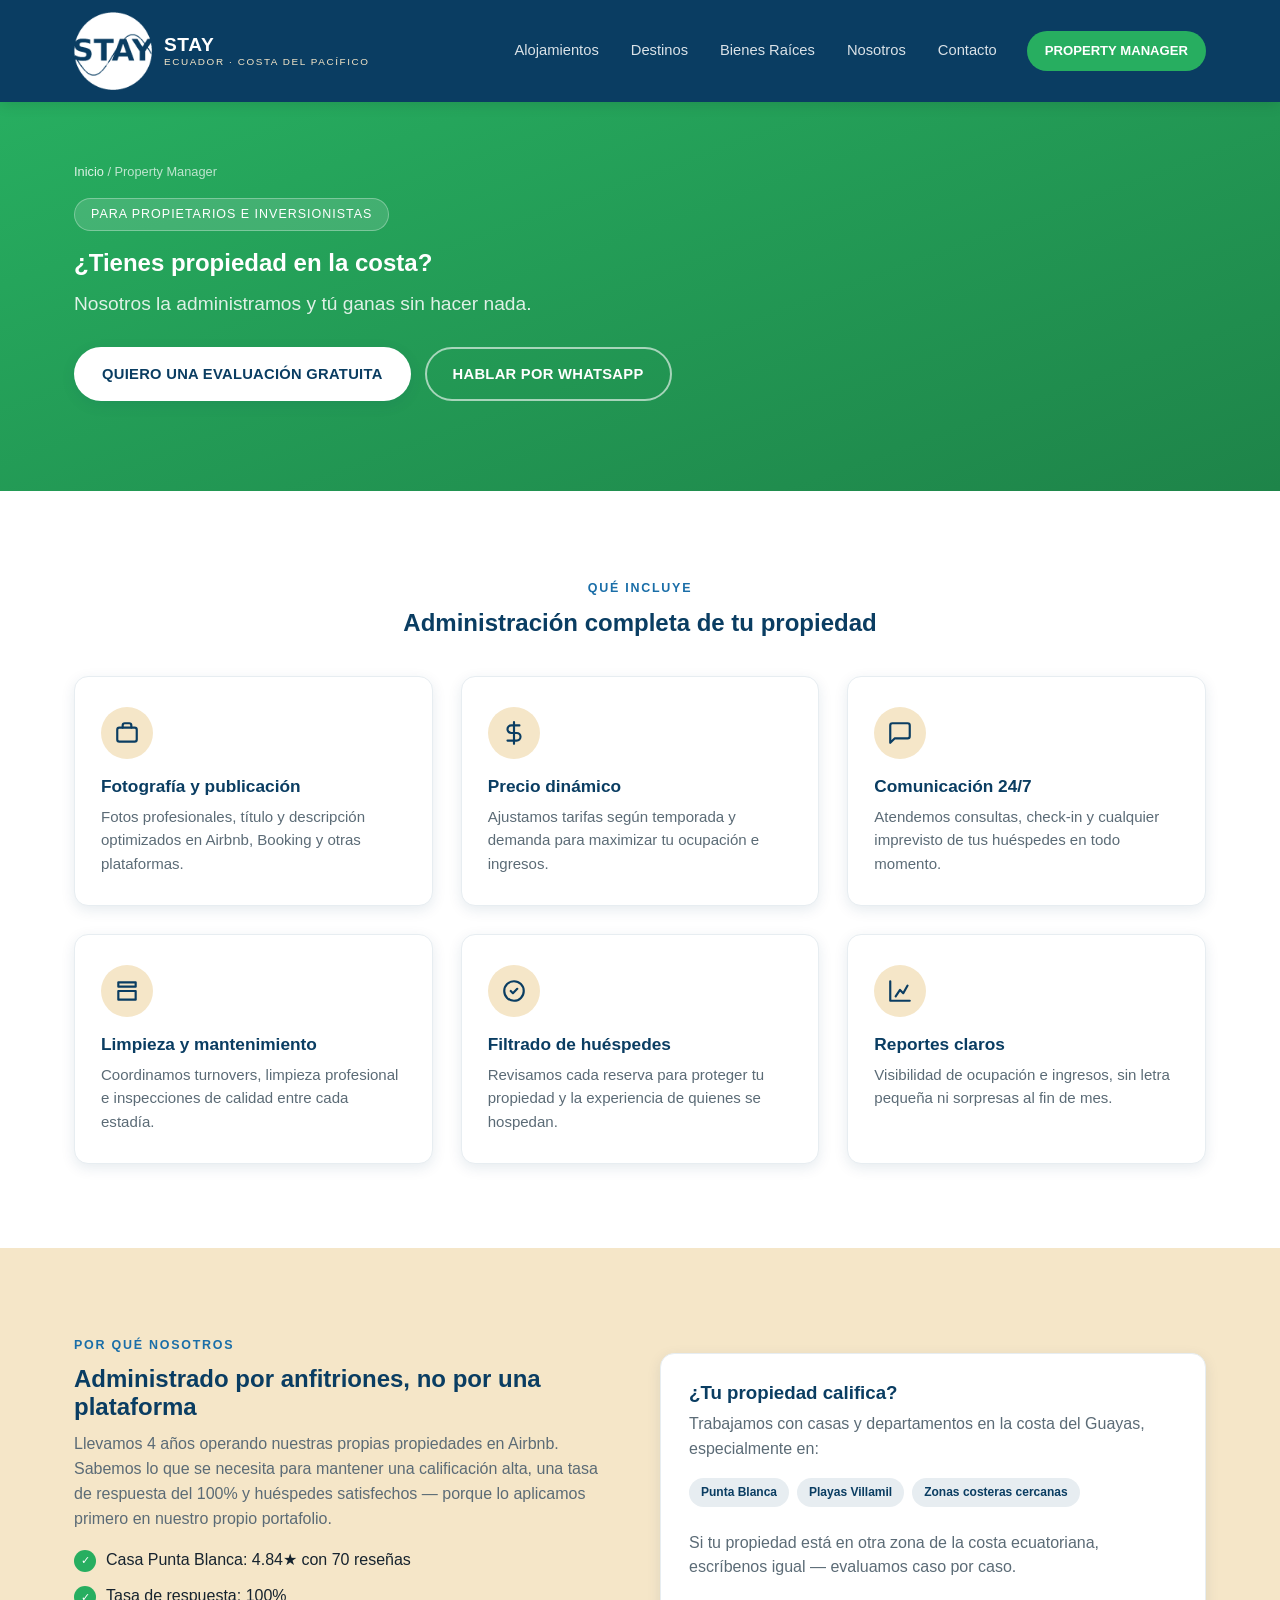
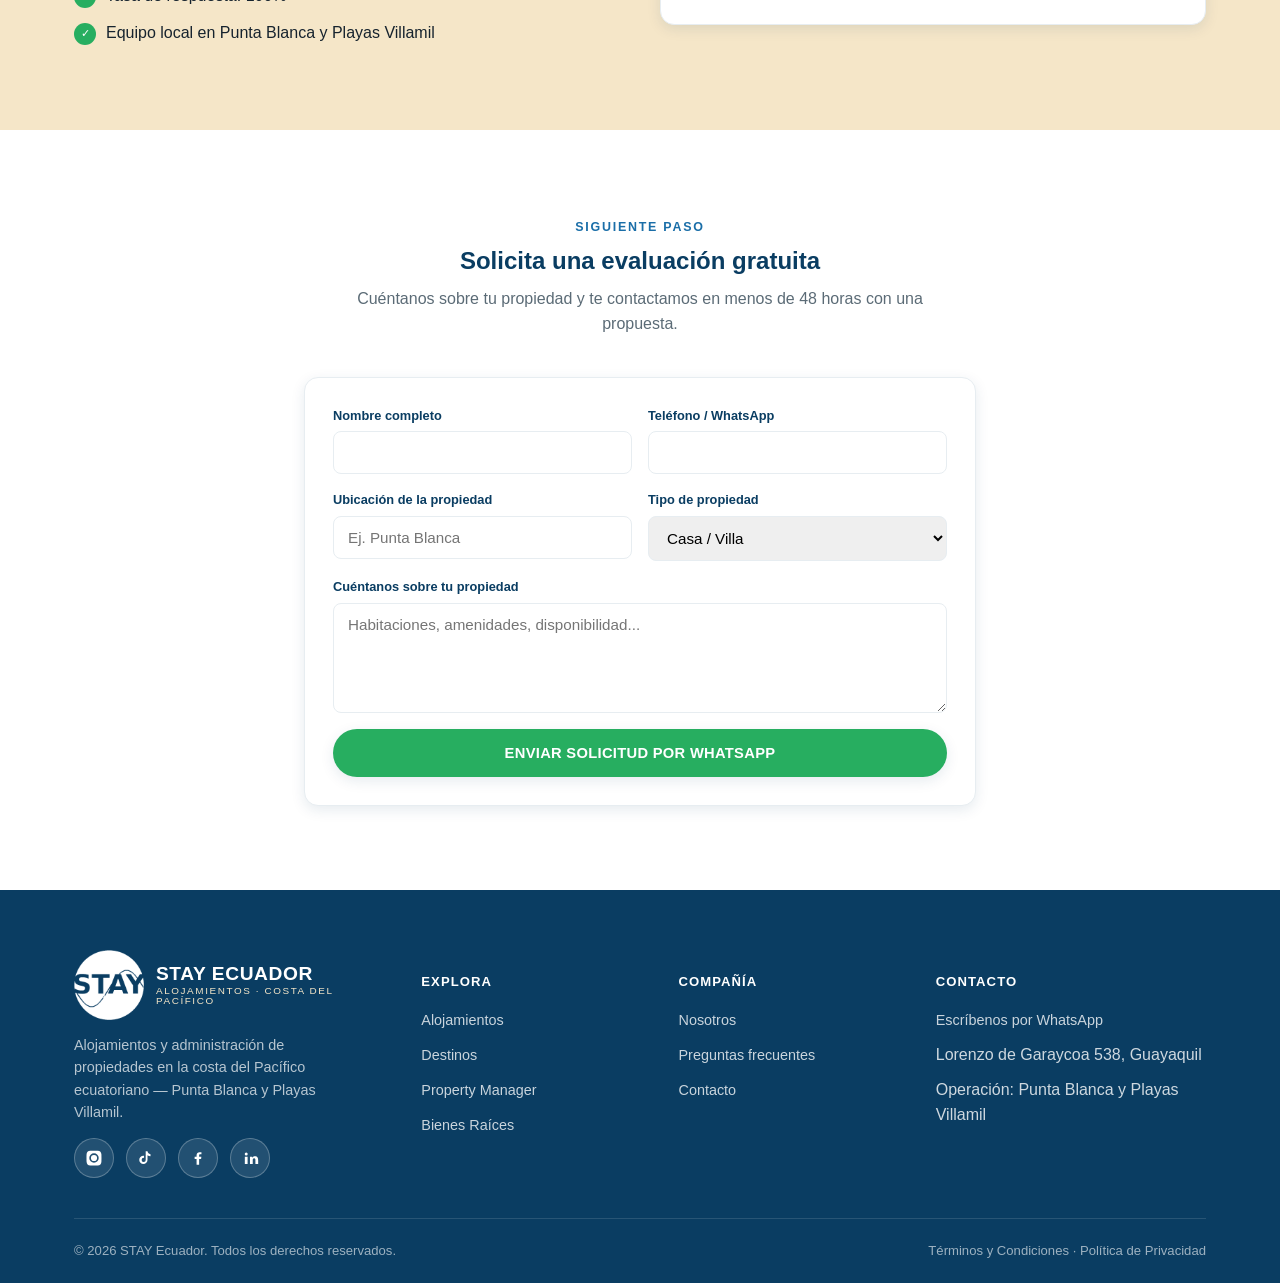
<file: property-manager.html>
<!DOCTYPE html>
<html lang="es">
<head>
<meta charset="UTF-8">
<meta name="viewport" content="width=device-width, initial-scale=1.0">
<title>Property Manager — STAY Ecuador</title>
<meta name="description" content="¿Tienes propiedad en la costa? STAY Ecuador la administra y tú ganas sin hacer nada.">
<link rel="icon" href="img/logo-transparent.png">
<link rel="stylesheet" href="css/style.css">
</head>
<body>

<header class="site-header">
  <div class="header-inner">
    <a href="index.html" class="brand">
      <img src="img/logo-white.png" alt="STAY Ecuador">
      <span class="brand-word"><strong>STAY</strong><span>Ecuador · Costa del Pacífico</span></span>
    </a>
    <nav class="main-nav" id="mainNav">
      <a href="alojamientos.html">Alojamientos</a>
      <a href="destinos.html">Destinos</a>
      <a href="bienes-raices.html">Bienes Raíces</a>
      <a href="nosotros.html">Nosotros</a>
      <a href="contacto.html">Contacto</a>
      <a href="property-manager.html" class="nav-cta">Property Manager</a>
    </nav>
    <button class="nav-toggle" id="navToggle" aria-label="Abrir menú"><span></span><span></span><span></span></button>
  </div>
</header>

<section class="page-hero" style="background:linear-gradient(160deg, var(--green), var(--green-dark));">
  <div class="container">
    <div class="breadcrumb"><a href="index.html">Inicio</a> / Property Manager</div>
    <span class="hero-tag" style="margin-bottom:18px;">Para propietarios e inversionistas</span>
    <h1>¿Tienes propiedad en la costa?</h1>
    <p style="font-size:1.2rem;">Nosotros la administramos y tú ganas sin hacer nada.</p>
    <div style="margin-top:28px; display:flex; gap:14px; flex-wrap:wrap;">
      <a href="#formulario" class="btn btn-light">Quiero una evaluación gratuita</a>
      <a href="https://wa.me/593997971704" target="_blank" rel="noopener" class="btn btn-outline">Hablar por WhatsApp</a>
    </div>
  </div>
</section>

<section class="section">
  <div class="container">
    <div class="section-head section-head--center">
      <span class="eyebrow">Qué incluye</span>
      <h2>Administración completa de tu propiedad</h2>
    </div>
    <div class="value-grid">
      <div class="value-card">
        <div class="value-icon"><svg viewBox="0 0 24 24" fill="none" stroke-width="2" stroke-linecap="round" stroke-linejoin="round"><rect x="3" y="7" width="18" height="13" rx="2"/><path d="M8 7V5a2 2 0 012-2h4a2 2 0 012 2v2"/></svg></div>
        <h3>Fotografía y publicación</h3>
        <p>Fotos profesionales, título y descripción optimizados en Airbnb, Booking y otras plataformas.</p>
      </div>
      <div class="value-card">
        <div class="value-icon"><svg viewBox="0 0 24 24" fill="none" stroke-width="2" stroke-linecap="round" stroke-linejoin="round"><path d="M12 2v20M17 5H9.5a3.5 3.5 0 000 7h5a3.5 3.5 0 010 7H6"/></svg></div>
        <h3>Precio dinámico</h3>
        <p>Ajustamos tarifas según temporada y demanda para maximizar tu ocupación e ingresos.</p>
      </div>
      <div class="value-card">
        <div class="value-icon"><svg viewBox="0 0 24 24" fill="none" stroke-width="2" stroke-linecap="round" stroke-linejoin="round"><path d="M21 15a2 2 0 01-2 2H7l-4 4V5a2 2 0 012-2h14a2 2 0 012 2z"/></svg></div>
        <h3>Comunicación 24/7</h3>
        <p>Atendemos consultas, check-in y cualquier imprevisto de tus huéspedes en todo momento.</p>
      </div>
      <div class="value-card">
        <div class="value-icon"><svg viewBox="0 0 24 24" fill="none" stroke-width="2" stroke-linecap="round" stroke-linejoin="round"><path d="M4 4h16v4H4zM4 12h16v8H4z"/></svg></div>
        <h3>Limpieza y mantenimiento</h3>
        <p>Coordinamos turnovers, limpieza profesional e inspecciones de calidad entre cada estadía.</p>
      </div>
      <div class="value-card">
        <div class="value-icon"><svg viewBox="0 0 24 24" fill="none" stroke-width="2" stroke-linecap="round" stroke-linejoin="round"><path d="M9 12l2 2 4-4M21 12a9 9 0 11-18 0 9 9 0 0118 0z"/></svg></div>
        <h3>Filtrado de huéspedes</h3>
        <p>Revisamos cada reserva para proteger tu propiedad y la experiencia de quienes se hospedan.</p>
      </div>
      <div class="value-card">
        <div class="value-icon"><svg viewBox="0 0 24 24" fill="none" stroke-width="2" stroke-linecap="round" stroke-linejoin="round"><path d="M3 3v18h18M8 17l4-6 3 3 4-7"/></svg></div>
        <h3>Reportes claros</h3>
        <p>Visibilidad de ocupación e ingresos, sin letra pequeña ni sorpresas al fin de mes.</p>
      </div>
    </div>
  </div>
</section>

<section class="section section--sand">
  <div class="container grid-2">
    <div>
      <span class="eyebrow">Por qué nosotros</span>
      <h2>Administrado por anfitriones, no por una plataforma</h2>
      <p>Llevamos 4 años operando nuestras propias propiedades en Airbnb. Sabemos lo que se necesita para mantener una calificación alta, una tasa de respuesta del 100% y huéspedes satisfechos — porque lo aplicamos primero en nuestro propio portafolio.</p>
      <ul class="checklist">
        <li>Casa Punta Blanca: 4.84★ con 70 reseñas</li>
        <li>Tasa de respuesta: 100%</li>
        <li>Equipo local en Punta Blanca y Playas Villamil</li>
      </ul>
    </div>
    <div class="card">
      <h3>¿Tu propiedad califica?</h3>
      <p>Trabajamos con casas y departamentos en la costa del Guayas, especialmente en:</p>
      <span class="tag">Punta Blanca</span><span class="tag">Playas Villamil</span><span class="tag">Zonas costeras cercanas</span>
      <p style="margin-top:16px;">Si tu propiedad está en otra zona de la costa ecuatoriana, escríbenos igual — evaluamos caso por caso.</p>
    </div>
  </div>
</section>

<section class="section" id="formulario">
  <div class="container" style="max-width:720px;">
    <div class="section-head section-head--center">
      <span class="eyebrow">Siguiente paso</span>
      <h2>Solicita una evaluación gratuita</h2>
      <p>Cuéntanos sobre tu propiedad y te contactamos en menos de 48 horas con una propuesta.</p>
    </div>
    <form class="card" action="https://wa.me/593997971704" method="get" target="_blank">
      <div class="form-grid">
        <div class="form-field"><label for="pm-nombre">Nombre completo</label><input id="pm-nombre" type="text" name="nombre" required></div>
        <div class="form-field"><label for="pm-tel">Teléfono / WhatsApp</label><input id="pm-tel" type="tel" name="telefono" required></div>
      </div>
      <div class="form-grid">
        <div class="form-field"><label for="pm-ubicacion">Ubicación de la propiedad</label><input id="pm-ubicacion" type="text" name="ubicacion" placeholder="Ej. Punta Blanca"></div>
        <div class="form-field"><label for="pm-tipo">Tipo de propiedad</label>
          <select id="pm-tipo" name="tipo">
            <option>Casa / Villa</option>
            <option>Departamento</option>
            <option>Otro</option>
          </select>
        </div>
      </div>
      <div class="form-field"><label for="pm-mensaje">Cuéntanos sobre tu propiedad</label><textarea id="pm-mensaje" name="text" placeholder="Habitaciones, amenidades, disponibilidad..."></textarea></div>
      <button type="submit" class="btn btn-green btn-block">Enviar solicitud por WhatsApp</button>
    </form>
  </div>
</section>

<footer class="site-footer">
  <div class="container">
    <div class="footer-grid">
      <div class="footer-col">
        <div class="footer-brand">
          <img src="img/logo-white.png" alt="STAY Ecuador">
          <div class="brand-word"><strong style="color:#fff">STAY ECUADOR</strong><span>Alojamientos · Costa del Pacífico</span></div>
        </div>
        <p style="color:rgba(255,255,255,.7); font-size:.9rem; max-width:280px;">Alojamientos y administración de propiedades en la costa del Pacífico ecuatoriano — Punta Blanca y Playas Villamil.</p>
        <div class="social-row">
          <a href="https://instagram.com/stay_ecuador593" target="_blank" rel="noopener" aria-label="Instagram"><svg viewBox="0 0 24 24"><path d="M12 2.2c3.2 0 3.6 0 4.9.07 3.3.15 4.8 1.7 5 5 .06 1.3.07 1.6.07 4.8s0 3.5-.07 4.8c-.15 3.3-1.7 4.8-5 5-1.3.06-1.6.07-4.9.07s-3.6 0-4.9-.07c-3.3-.15-4.8-1.7-5-5C2 15.5 2 15.2 2 12s0-3.5.07-4.8c.15-3.3 1.7-4.8 5-5C8.4 2.2 8.7 2.2 12 2.2zm0 3.5a6.3 6.3 0 100 12.6 6.3 6.3 0 000-12.6zm0 10.4a4.1 4.1 0 110-8.2 4.1 4.1 0 010 8.2zm6.5-10.6a1.5 1.5 0 11-3 0 1.5 1.5 0 013 0z"/></svg></a>
          <a href="https://www.tiktok.com/@stayecuador" target="_blank" rel="noopener" aria-label="TikTok"><svg viewBox="0 0 24 24"><path d="M14 3c.3 2 1.7 3.6 4 3.9v2.7c-1.4 0-2.8-.4-4-1.2v6.1a5.5 5.5 0 11-5.5-5.5c.3 0 .6 0 .9.06v2.8a2.7 2.7 0 102.2 2.65V3h2.4z"/></svg></a>
          <a href="https://www.facebook.com/profile.php?id=61590856809632" target="_blank" rel="noopener" aria-label="Facebook"><svg viewBox="0 0 24 24"><path d="M13.5 21v-7.6h2.6l.4-3h-3v-1.9c0-.9.25-1.5 1.55-1.5H16.6V4.3C16.3 4.26 15.3 4.17 14.15 4.17c-2.4 0-4.05 1.47-4.05 4.16V10.4H7.5v3h2.6V21h3.4z"/></svg></a>
          <a href="https://www.linkedin.com/company/stayecuador" target="_blank" rel="noopener" aria-label="LinkedIn"><svg viewBox="0 0 24 24"><path d="M6.94 8.5a2 2 0 100-4 2 2 0 000 4zM5.1 10.2h3.7V20H5.1V10.2zm6.4 0h3.5v1.4h.05c.5-.9 1.7-1.85 3.45-1.85 3.7 0 4.4 2.4 4.4 5.6V20h-3.7v-4.9c0-1.17-.02-2.68-1.64-2.68-1.64 0-1.9 1.28-1.9 2.6V20h-3.7V10.2z"/></svg></a>
        </div>
      </div>
      <div class="footer-col">
        <h5>Explora</h5>
        <ul>
          <li><a href="alojamientos.html">Alojamientos</a></li>
          <li><a href="destinos.html">Destinos</a></li>
          <li><a href="property-manager.html">Property Manager</a></li>
          <li><a href="bienes-raices.html">Bienes Raíces</a></li>
        </ul>
      </div>
      <div class="footer-col">
        <h5>Compañía</h5>
        <ul>
          <li><a href="nosotros.html">Nosotros</a></li>
          <li><a href="faq.html">Preguntas frecuentes</a></li>
          <li><a href="contacto.html">Contacto</a></li>
        </ul>
      </div>
      <div class="footer-col">
        <h5>Contacto</h5>
        <ul>
          <li><a href="https://wa.me/593997971704" target="_blank" rel="noopener">Escríbenos por WhatsApp</a></li>
          <li>Lorenzo de Garaycoa 538, Guayaquil</li>
          <li>Operación: Punta Blanca y Playas Villamil</li>
        </ul>
      </div>
    </div>
    <div class="footer-bottom">
      <span>© 2026 STAY Ecuador. Todos los derechos reservados.</span>
      <span><a href="terminos.html">Términos y Condiciones</a> · <a href="privacidad.html">Política de Privacidad</a></span>
    </div>
  </div>
</footer>

<script src="js/main.js"></script>
</body>
</html>
</file>
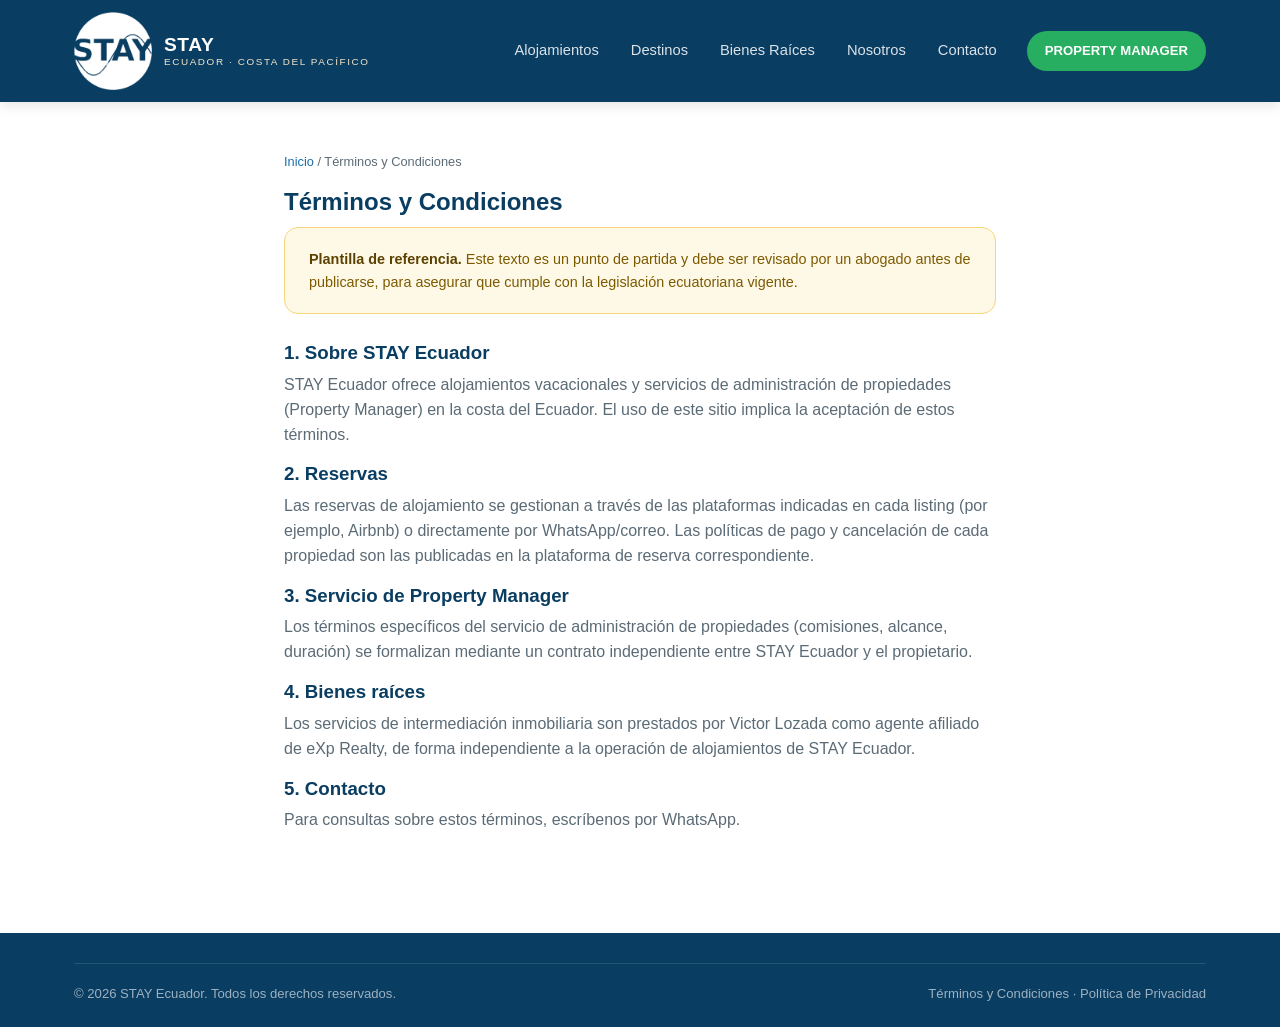
<file: terminos.html>
<!DOCTYPE html>
<html lang="es">
<head>
<meta charset="UTF-8">
<meta name="viewport" content="width=device-width, initial-scale=1.0">
<title>Términos y Condiciones — STAY Ecuador</title>
<link rel="icon" href="img/logo-transparent.png">
<link rel="stylesheet" href="css/style.css">
</head>
<body>
<header class="site-header">
  <div class="header-inner">
    <a href="index.html" class="brand">
      <img src="img/logo-white.png" alt="STAY Ecuador">
      <span class="brand-word"><strong>STAY</strong><span>Ecuador · Costa del Pacífico</span></span>
    </a>
    <nav class="main-nav" id="mainNav">
      <a href="alojamientos.html">Alojamientos</a>
      <a href="destinos.html">Destinos</a>
      <a href="bienes-raices.html">Bienes Raíces</a>
      <a href="nosotros.html">Nosotros</a>
      <a href="contacto.html">Contacto</a>
      <a href="property-manager.html" class="nav-cta">Property Manager</a>
    </nav>
    <button class="nav-toggle" id="navToggle" aria-label="Abrir menú"><span></span><span></span><span></span></button>
  </div>
</header>

<section class="section" style="padding-top:50px;">
  <div class="container" style="max-width:760px;">
    <div class="breadcrumb" style="color:var(--gray);"><a href="index.html" style="color:var(--blue);">Inicio</a> / Términos y Condiciones</div>
    <h1>Términos y Condiciones</h1>
    <p class="notice-box" style="margin-bottom:28px;"><strong>Plantilla de referencia.</strong> Este texto es un punto de partida y debe ser revisado por un abogado antes de publicarse, para asegurar que cumple con la legislación ecuatoriana vigente.</p>

    <h3>1. Sobre STAY Ecuador</h3>
    <p>STAY Ecuador ofrece alojamientos vacacionales y servicios de administración de propiedades (Property Manager) en la costa del Ecuador. El uso de este sitio implica la aceptación de estos términos.</p>

    <h3>2. Reservas</h3>
    <p>Las reservas de alojamiento se gestionan a través de las plataformas indicadas en cada listing (por ejemplo, Airbnb) o directamente por WhatsApp/correo. Las políticas de pago y cancelación de cada propiedad son las publicadas en la plataforma de reserva correspondiente.</p>

    <h3>3. Servicio de Property Manager</h3>
    <p>Los términos específicos del servicio de administración de propiedades (comisiones, alcance, duración) se formalizan mediante un contrato independiente entre STAY Ecuador y el propietario.</p>

    <h3>4. Bienes raíces</h3>
    <p>Los servicios de intermediación inmobiliaria son prestados por Victor Lozada como agente afiliado de eXp Realty, de forma independiente a la operación de alojamientos de STAY Ecuador.</p>

    <h3>5. Contacto</h3>
    <p>Para consultas sobre estos términos, escríbenos por <a href="https://wa.me/593997971704" target="_blank" rel="noopener">WhatsApp</a>.</p>
  </div>
</section>

<footer class="site-footer" style="padding-top:30px;">
  <div class="container">
    <div class="footer-bottom" style="border-top:1px solid rgba(255,255,255,.12); padding-top:20px;">
      <span>© 2026 STAY Ecuador. Todos los derechos reservados.</span>
      <span><a href="terminos.html">Términos y Condiciones</a> · <a href="privacidad.html">Política de Privacidad</a></span>
    </div>
  </div>
</footer>
<script src="js/main.js"></script>
</body>
</html>
</file>
<file: css/style.css>
/* ============================================================
   STAY Ecuador — hoja de estilos principal
   Paleta de marca aprobada 18-jun-2026
   ============================================================ */

:root {
  --navy: #0A3D62;
  --blue: #1A6EA8;
  --light-blue: #4A9FD4;
  --green: #27AE60;
  --green-dark: #1e8449;
  --sand: #F5E6C8;
  --white: #FFFFFF;
  --ink: #16232E;
  --gray: #5B6B76;
  --gray-light: #E7EDF1;
  --shadow: 0 10px 30px rgba(10, 61, 98, 0.12);
  --shadow-sm: 0 4px 14px rgba(10, 61, 98, 0.10);
  --radius: 14px;
  --max-width: 1180px;
  font-size: 16px;
}

* { box-sizing: border-box; }
html { scroll-behavior: smooth; }

body {
  margin: 0;
  font-family: "Helvetica Neue", Helvetica, Arial, sans-serif;
  color: var(--ink);
  background: var(--white);
  line-height: 1.55;
  -webkit-font-smoothing: antialiased;
}

img { max-width: 100%; display: block; }

a { color: inherit; text-decoration: none; }

h1, h2, h3, h4 {
  font-weight: 700;
  color: var(--navy);
  margin: 0 0 0.5em;
  line-height: 1.15;
}

p { margin: 0 0 1em; color: var(--gray); }

.container {
  max-width: var(--max-width);
  margin: 0 auto;
  padding: 0 24px;
}

.section { padding: 84px 0; }
.section--tight { padding: 56px 0; }
.section--sand { background: var(--sand); }
.section--navy { background: var(--navy); color: var(--white); }
.section--navy h2, .section--navy h3, .section--navy p { color: var(--white); }
.section--navy p { color: rgba(255,255,255,0.82); }
.section--green { background: var(--green); color: var(--white); }
.section--green h2, .section--green h3 { color: var(--white); }
.section--green p { color: rgba(255,255,255,0.92); }
.section--gray { background: var(--gray-light); }

.eyebrow {
  display: inline-block;
  font-size: 0.78rem;
  font-weight: 700;
  letter-spacing: 0.14em;
  text-transform: uppercase;
  color: var(--blue);
  margin-bottom: 10px;
}
.section--navy .eyebrow, .section--green .eyebrow { color: var(--sand); }

.section-head { max-width: 640px; margin: 0 0 40px; }
.section-head--center { margin-left: auto; margin-right: auto; text-align: center; }

/* ---------- Buttons ---------- */
.btn {
  display: inline-flex;
  align-items: center;
  gap: 8px;
  padding: 14px 26px;
  border-radius: 999px;
  font-weight: 700;
  font-size: 0.92rem;
  letter-spacing: 0.02em;
  text-transform: uppercase;
  border: 2px solid transparent;
  cursor: pointer;
  transition: transform 0.15s ease, box-shadow 0.15s ease, background 0.15s ease, color .15s ease;
  white-space: nowrap;
}
.btn:hover { transform: translateY(-2px); }
.btn-primary { background: var(--blue); color: var(--white); box-shadow: var(--shadow-sm); }
.btn-primary:hover { background: var(--navy); }
.btn-light { background: var(--white); color: var(--navy); box-shadow: var(--shadow-sm); }
.btn-outline { background: transparent; color: var(--white); border-color: rgba(255,255,255,0.6); }
.btn-outline:hover { background: rgba(255,255,255,0.12); }
.btn-outline-navy { background: transparent; color: var(--navy); border-color: var(--navy); }
.btn-outline-navy:hover { background: var(--navy); color: var(--white); }
.btn-green { background: var(--green); color: var(--white); box-shadow: var(--shadow-sm); }
.btn-green:hover { background: var(--green-dark); }
.btn-sm { padding: 10px 18px; font-size: 0.78rem; }
.btn-block { width: 100%; justify-content: center; }
.btn svg { width: 16px; height: 16px; }

/* ---------- Header ---------- */
.site-header {
  position: sticky;
  top: 0;
  z-index: 100;
  background: var(--navy);
  box-shadow: 0 2px 14px rgba(0,0,0,0.12);
}
.header-inner {
  max-width: var(--max-width);
  margin: 0 auto;
  padding: 12px 24px;
  display: flex;
  align-items: center;
  justify-content: space-between;
  gap: 24px;
}
.brand { display: flex; align-items: center; gap: 12px; }
.brand img { width: 78px; height: 78px; }
.brand-word { display: flex; flex-direction: column; line-height: 1; }
.brand-word strong { color: var(--white); font-size: 1.2rem; font-weight: 700; letter-spacing: 0.03em; }
.brand-word span { color: var(--sand); font-size: 0.62rem; font-weight: 300; letter-spacing: 0.16em; text-transform: uppercase; margin-top: 3px; }

.main-nav { display: flex; align-items: center; gap: 28px; }
.main-nav a {
  color: rgba(255,255,255,0.85);
  font-size: 0.92rem;
  font-weight: 500;
  padding: 6px 2px;
  border-bottom: 2px solid transparent;
  transition: color .15s, border-color .15s;
}
.main-nav a:hover, .main-nav a.active { color: var(--white); border-color: var(--light-blue); }
.main-nav a.nav-cta {
  background: var(--green);
  color: var(--white);
  padding: 10px 18px;
  border-radius: 999px;
  border-bottom: none;
  font-weight: 700;
  font-size: 0.82rem;
  text-transform: uppercase;
}
.main-nav a.nav-cta:hover { background: var(--green-dark); }

.nav-toggle {
  display: none;
  background: none;
  border: none;
  width: 40px;
  height: 40px;
  cursor: pointer;
  flex-direction: column;
  justify-content: center;
  align-items: center;
  gap: 5px;
}
.nav-toggle span { width: 24px; height: 2px; background: var(--white); display: block; }

@media (max-width: 900px) {
  .main-nav {
    position: fixed;
    top: 70px;
    right: 0;
    left: 0;
    background: var(--navy);
    flex-direction: column;
    align-items: flex-start;
    padding: 10px 24px 26px;
    gap: 4px;
    transform: translateY(-130%);
    opacity: 0;
    transition: transform .25s ease, opacity .25s ease;
    border-bottom: 2px solid var(--blue);
  }
  .main-nav.open { transform: translateY(0); opacity: 1; }
  .main-nav a { width: 100%; padding: 12px 0; border-bottom: 1px solid rgba(255,255,255,0.08); }
  .main-nav a.nav-cta { margin-top: 8px; text-align: center; }
  .nav-toggle { display: flex; }
}

/* ---------- Wave divider ---------- */
.wave-divider { display: block; width: 100%; line-height: 0; }
.wave-divider svg { width: 100%; height: 60px; display: block; }

/* ---------- Hero ---------- */
.hero {
  position: relative;
  background-image: url('../img/hero-playa.jpg');
  background-size: cover;
  background-position: center 38%;
  color: var(--white);
  overflow: hidden;
  padding: 54px 0 110px;
}
.hero::before {
  content: "";
  position: absolute;
  inset: 0;
  background: linear-gradient(180deg, rgba(12,22,48,0.80) 0%, rgba(12,22,48,0.58) 22%, rgba(12,22,48,0.28) 45%, rgba(12,22,48,0.05) 62%, rgba(12,22,48,0.35) 100%);
  pointer-events: none;
}
.hero::after {
  content: "";
  position: absolute;
  inset: 0;
  background-image: radial-gradient(circle at 12% 15%, rgba(255,255,255,0.06) 0, transparent 35%);
  pointer-events: none;
}
.hero-inner { position: relative; max-width: var(--max-width); margin: 0 auto; padding: 0 24px; }
.hero-tag {
  display: inline-block;
  background: rgba(255,255,255,0.14);
  border: 1px solid rgba(255,255,255,0.3);
  padding: 6px 16px;
  border-radius: 999px;
  font-size: 0.78rem;
  letter-spacing: 0.08em;
  text-transform: uppercase;
  margin-bottom: 22px;
}
.hero h1 { font-size: clamp(2.1rem, 5vw, 3.4rem); color: var(--white); max-width: 720px; }
.hero-sub { font-size: 1.15rem; color: rgba(255,255,255,0.88); max-width: 560px; margin-bottom: 30px; }
.hero-actions { display: flex; gap: 14px; flex-wrap: wrap; margin-bottom: 46px; }

.search-bar {
  background: var(--white);
  border-radius: var(--radius);
  box-shadow: var(--shadow);
  padding: 18px;
  display: grid;
  grid-template-columns: 1.3fr 1fr 1fr auto;
  gap: 14px;
  align-items: end;
  max-width: 920px;
}
.search-field { display: flex; flex-direction: column; gap: 6px; }
.search-field label { font-size: 0.72rem; font-weight: 700; letter-spacing: 0.06em; text-transform: uppercase; color: var(--navy); }
.search-field select,
.search-field input {
  border: 1px solid var(--gray-light);
  border-radius: 8px;
  padding: 11px 12px;
  font-size: 0.92rem;
  color: var(--ink);
  font-family: inherit;
  background: var(--white);
}
.search-field select:focus, .search-field input:focus { outline: 2px solid var(--light-blue); }
@media (max-width: 820px) {
  .search-bar { grid-template-columns: 1fr 1fr; }
  .search-bar .btn { grid-column: 1 / -1; }
}

/* ---------- Value props ---------- */
.value-grid {
  display: grid;
  grid-template-columns: repeat(3, 1fr);
  gap: 28px;
}
@media (max-width: 800px) { .value-grid { grid-template-columns: 1fr; } }
.value-card {
  background: var(--white);
  border-radius: var(--radius);
  padding: 30px 26px;
  box-shadow: var(--shadow-sm);
  border: 1px solid var(--gray-light);
}
.value-icon {
  width: 52px; height: 52px;
  border-radius: 50%;
  background: var(--sand);
  display: flex; align-items: center; justify-content: center;
  margin-bottom: 18px;
}
.value-icon svg { width: 26px; height: 26px; stroke: var(--navy); }
.value-card h3 { font-size: 1.08rem; margin-bottom: 8px; }
.value-card p { margin: 0; font-size: 0.94rem; }

/* ---------- Property cards ---------- */
.property-grid {
  display: grid;
  grid-template-columns: repeat(auto-fit, minmax(300px, 1fr));
  gap: 30px;
}
.property-card {
  background: var(--white);
  border-radius: var(--radius);
  overflow: hidden;
  box-shadow: var(--shadow-sm);
  border: 1px solid var(--gray-light);
  display: flex;
  flex-direction: column;
  transition: transform .18s ease, box-shadow .18s ease;
}
.property-card:hover { transform: translateY(-4px); box-shadow: var(--shadow); }
.property-photo {
  position: relative;
  aspect-ratio: 4 / 3;
  background: linear-gradient(135deg, var(--light-blue), var(--navy));
  display: flex;
  align-items: center;
  justify-content: center;
  color: rgba(255,255,255,0.85);
  text-align: center;
  padding: 16px;
  font-size: 0.8rem;
  overflow: hidden;
}
.property-photo img {
  position: absolute;
  inset: 0;
  width: 100%;
  height: 100%;
  object-fit: cover;
}
.property-photo span { position: relative; z-index: 1; }
.property-badge {
  position: absolute;
  top: 14px; left: 14px;
  background: var(--white);
  color: var(--navy);
  font-size: 0.72rem;
  font-weight: 700;
  padding: 5px 12px;
  border-radius: 999px;
  box-shadow: var(--shadow-sm);
}
.property-badge--repair { background: #F9E79F; color: #7D5A00; }
.property-body { padding: 22px; display: flex; flex-direction: column; gap: 10px; flex: 1; }
.property-body h3 { font-size: 1.15rem; margin-bottom: 0; }
.property-loc { font-size: 0.85rem; color: var(--gray); display: flex; align-items: center; gap: 6px; }
.property-meta { display: flex; flex-wrap: wrap; gap: 14px; font-size: 0.84rem; color: var(--gray); margin: 4px 0; }
.property-meta strong { color: var(--navy); }
.property-rating { display: flex; align-items: center; gap: 6px; font-weight: 700; color: var(--navy); font-size: 0.92rem; }
.property-rating .stars { color: #E8A93B; }
.property-footer {
  margin-top: auto;
  display: flex;
  align-items: center;
  justify-content: space-between;
  padding-top: 12px;
  border-top: 1px solid var(--gray-light);
}
.property-price strong { color: var(--navy); font-size: 1.1rem; }
.property-price span { display: block; font-size: 0.72rem; color: var(--gray); }

/* ---------- Destination cards ---------- */
.destination-grid { display: grid; grid-template-columns: repeat(auto-fit, minmax(280px, 1fr)); gap: 26px; }
.destination-card {
  position: relative;
  border-radius: var(--radius);
  overflow: hidden;
  aspect-ratio: 5/4;
  background: linear-gradient(155deg, var(--navy), var(--blue));
  background-size: cover;
  background-position: center;
  color: var(--white);
  display: flex; align-items: flex-end;
  padding: 26px;
  box-shadow: var(--shadow-sm);
  transition: transform .35s ease;
}
.destination-card:hover { transform: scale(1.015); }
.destination-card::after {
  content: "";
  position: absolute; inset: 0;
  background: linear-gradient(180deg, rgba(10,61,98,0) 30%, rgba(10,61,98,0.75) 100%);
}
.destination-card h3, .destination-card p { position: relative; z-index: 1; color: var(--white); }
.destination-card p { margin-bottom: 4px; font-size: 0.85rem; }

/* ---------- Cards generic ---------- */
.card {
  background: var(--white);
  border-radius: var(--radius);
  padding: 28px;
  box-shadow: var(--shadow-sm);
  border: 1px solid var(--gray-light);
}

.grid-2 { display: grid; grid-template-columns: 1fr 1fr; gap: 40px; align-items: center; }
@media (max-width: 800px) { .grid-2 { grid-template-columns: 1fr; } }

.checklist { list-style: none; padding: 0; margin: 0; display: flex; flex-direction: column; gap: 12px; }
.checklist li { display: flex; gap: 10px; align-items: flex-start; }
.checklist li::before {
  content: "✓";
  flex-shrink: 0;
  width: 22px; height: 22px;
  border-radius: 50%;
  background: var(--green);
  color: var(--white);
  font-size: 0.7rem;
  display: flex; align-items: center; justify-content: center;
  margin-top: 2px;
}
.section--green .checklist li::before { background: var(--white); color: var(--green); }
.section--navy .checklist li::before { background: var(--light-blue); color: var(--navy); }

/* ---------- Stats ---------- */
.stat-grid { display: grid; grid-template-columns: repeat(4, 1fr); gap: 24px; text-align: center; }
@media (max-width: 760px) { .stat-grid { grid-template-columns: 1fr 1fr; } }
.stat-num { font-size: 2.1rem; font-weight: 700; color: var(--white); }
.stat-label { font-size: 0.82rem; color: rgba(255,255,255,0.75); text-transform: uppercase; letter-spacing: 0.06em; }

/* ---------- FAQ ---------- */
.faq-item { border-bottom: 1px solid var(--gray-light); }
.faq-q {
  width: 100%;
  text-align: left;
  background: none;
  border: none;
  padding: 20px 4px;
  font-size: 1.02rem;
  font-weight: 700;
  color: var(--navy);
  cursor: pointer;
  display: flex;
  justify-content: space-between;
  align-items: center;
  gap: 16px;
  font-family: inherit;
}
.faq-q .icon { flex-shrink: 0; width: 22px; height: 22px; border-radius: 50%; border: 2px solid var(--blue); display: flex; align-items: center; justify-content: center; color: var(--blue); font-weight: 700; transition: transform .2s ease; }
.faq-item.open .faq-q .icon { transform: rotate(45deg); }
.faq-a { max-height: 0; overflow: hidden; transition: max-height .25s ease; }
.faq-a-inner { padding: 0 4px 20px; color: var(--gray); }
.faq-item.open .faq-a { max-height: 400px; }

/* ---------- Forms ---------- */
.form-grid { display: grid; grid-template-columns: 1fr 1fr; gap: 16px; }
@media (max-width: 700px) { .form-grid { grid-template-columns: 1fr; } }
.form-field { display: flex; flex-direction: column; gap: 6px; margin-bottom: 16px; }
.form-field label { font-size: 0.8rem; font-weight: 700; color: var(--navy); }
.form-field input, .form-field select, .form-field textarea {
  border: 1px solid var(--gray-light);
  border-radius: 8px;
  padding: 12px 14px;
  font-family: inherit;
  font-size: 0.95rem;
}
.form-field textarea { resize: vertical; min-height: 110px; }
.form-note { font-size: 0.8rem; color: var(--gray); }

/* ---------- Info list ---------- */
.info-row { display: flex; gap: 14px; align-items: flex-start; margin-bottom: 20px; }
.info-icon {
  width: 40px; height: 40px; border-radius: 50%;
  background: var(--sand);
  display: flex; align-items: center; justify-content: center;
  flex-shrink: 0;
}
.info-icon svg { width: 20px; height: 20px; stroke: var(--navy); }
.info-row h4 { margin: 0 0 4px; font-size: 0.98rem; }
.info-row p { margin: 0; font-size: 0.9rem; }

/* ---------- Social icons ---------- */
.social-row { display: flex; gap: 12px; }
.social-row a {
  width: 40px; height: 40px;
  border-radius: 50%;
  background: rgba(255,255,255,0.1);
  display: flex; align-items: center; justify-content: center;
  border: 1px solid rgba(255,255,255,0.25);
  transition: background .15s ease;
}
.social-row a:hover { background: var(--light-blue); }
.social-row svg { width: 18px; height: 18px; fill: var(--white); }

/* ---------- Footer ---------- */
.site-footer { background: var(--navy); color: rgba(255,255,255,0.8); padding-top: 60px; }
.footer-grid {
  display: grid;
  grid-template-columns: 1.4fr 1fr 1fr 1.2fr;
  gap: 32px;
  padding-bottom: 40px;
  border-bottom: 1px solid rgba(255,255,255,0.12);
}
@media (max-width: 900px) { .footer-grid { grid-template-columns: 1fr 1fr; } }
@media (max-width: 560px) { .footer-grid { grid-template-columns: 1fr; } }
.footer-brand { display: flex; gap: 12px; align-items: center; margin-bottom: 14px; }
.footer-brand img { width: 70px; height: 70px; }
.footer-col h5 { color: var(--white); font-size: 0.82rem; text-transform: uppercase; letter-spacing: 0.08em; margin-bottom: 16px; }
.footer-col ul { list-style: none; margin: 0; padding: 0; display: flex; flex-direction: column; gap: 10px; }
.footer-col a { font-size: 0.9rem; color: rgba(255,255,255,0.78); }
.footer-col a:hover { color: var(--white); }
.footer-bottom {
  display: flex; justify-content: space-between; align-items: center;
  padding: 22px 0; font-size: 0.82rem; color: rgba(255,255,255,0.6);
  flex-wrap: wrap; gap: 10px;
}
.footer-bottom a { color: rgba(255,255,255,0.6); }
.footer-bottom a:hover { color: var(--white); }

/* ---------- Badges / misc ---------- */
.badge-pm { background: var(--green); color: var(--white); font-size: 0.72rem; font-weight: 700; padding: 4px 10px; border-radius: 999px; text-transform: uppercase; }
.tag { display: inline-block; background: var(--gray-light); color: var(--navy); font-size: 0.75rem; font-weight: 700; padding: 5px 12px; border-radius: 999px; margin: 0 8px 8px 0; }

.page-hero {
  background: linear-gradient(160deg, var(--navy), var(--blue));
  color: var(--white);
  padding: 60px 0 90px;
}
.page-hero h1 { color: var(--white); max-width: 700px; }
.page-hero p { color: rgba(255,255,255,0.85); max-width: 600px; }
.breadcrumb { font-size: 0.8rem; color: rgba(255,255,255,0.7); margin-bottom: 16px; }
.breadcrumb a { color: rgba(255,255,255,0.85); }

.notice-box {
  background: #FEF9E7;
  border: 1px solid #F5D67A;
  border-radius: var(--radius);
  padding: 20px 24px;
  font-size: 0.9rem;
  color: #7D5A00;
}
.notice-box strong { color: #5C4200; }

.two-col-list { columns: 2; gap: 32px; }
@media (max-width: 640px) { .two-col-list { columns: 1; } }

::selection { background: var(--light-blue); color: var(--white); }
</file>
